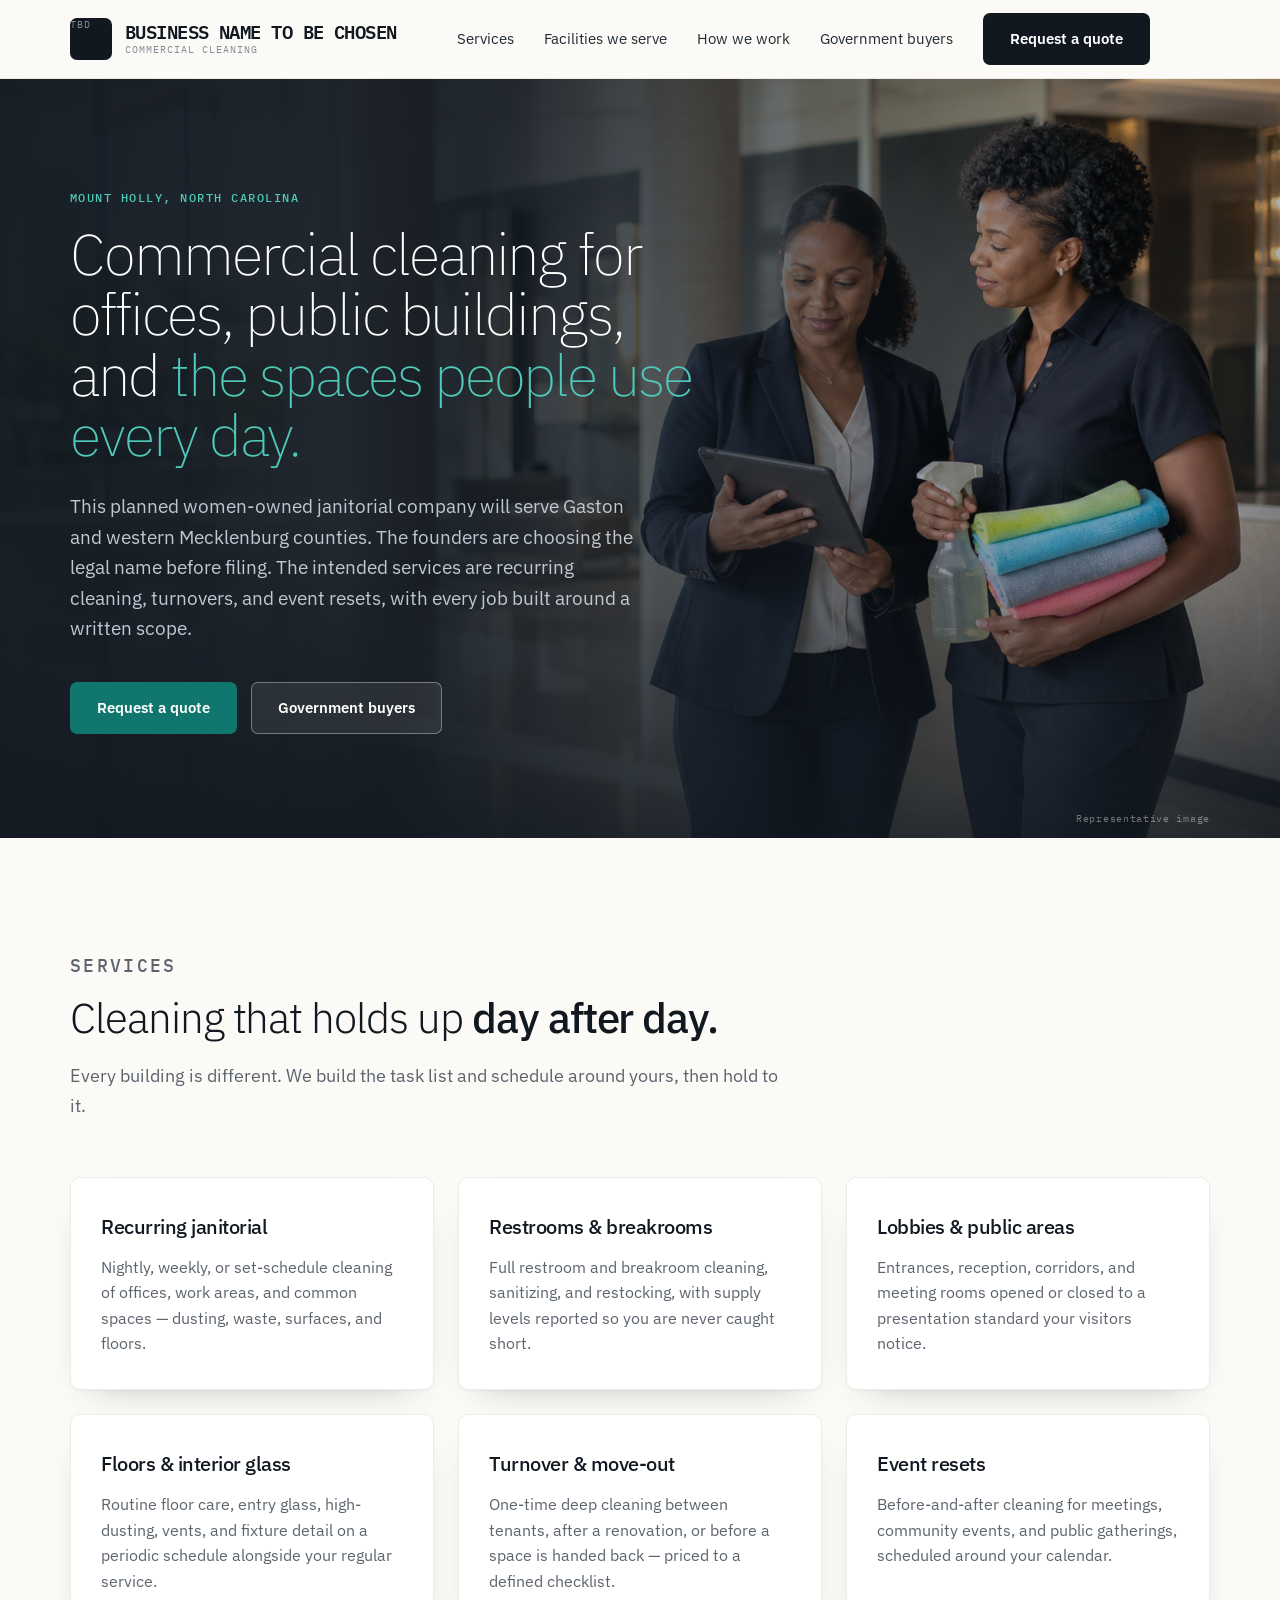
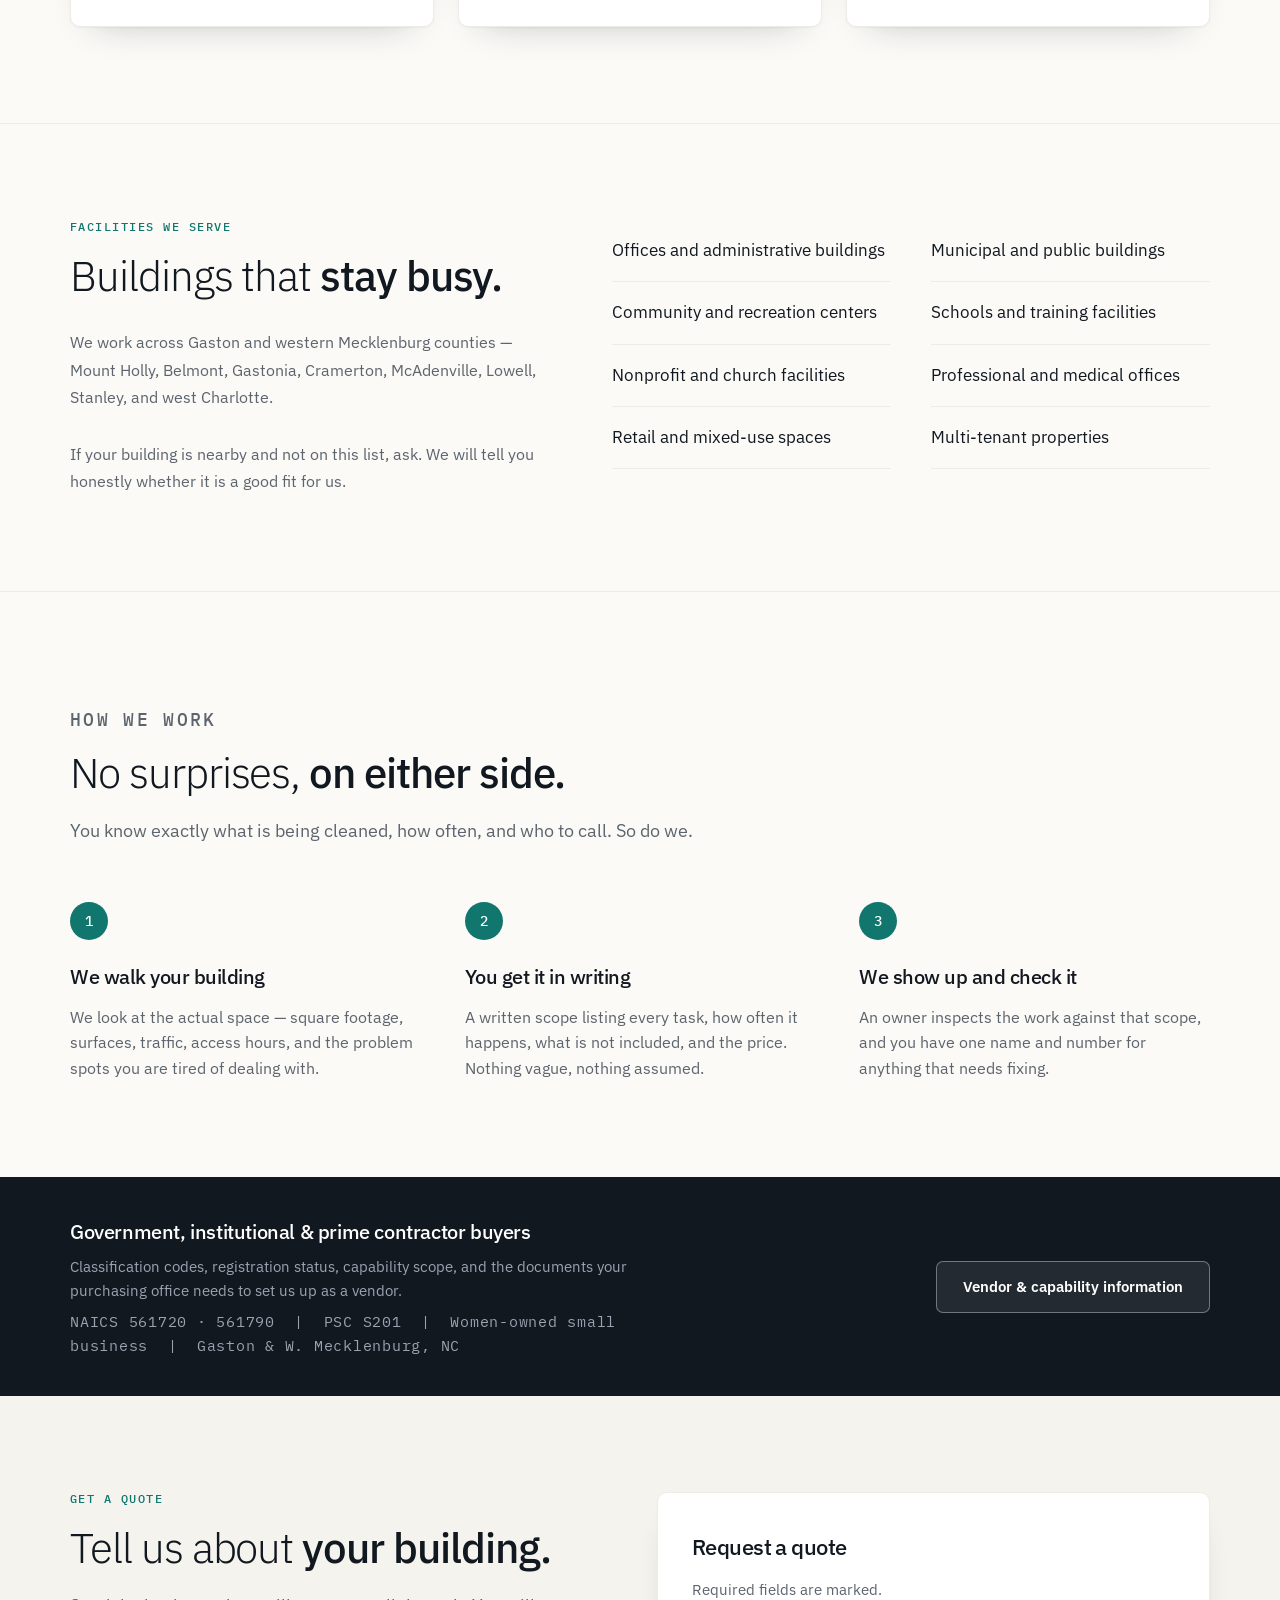
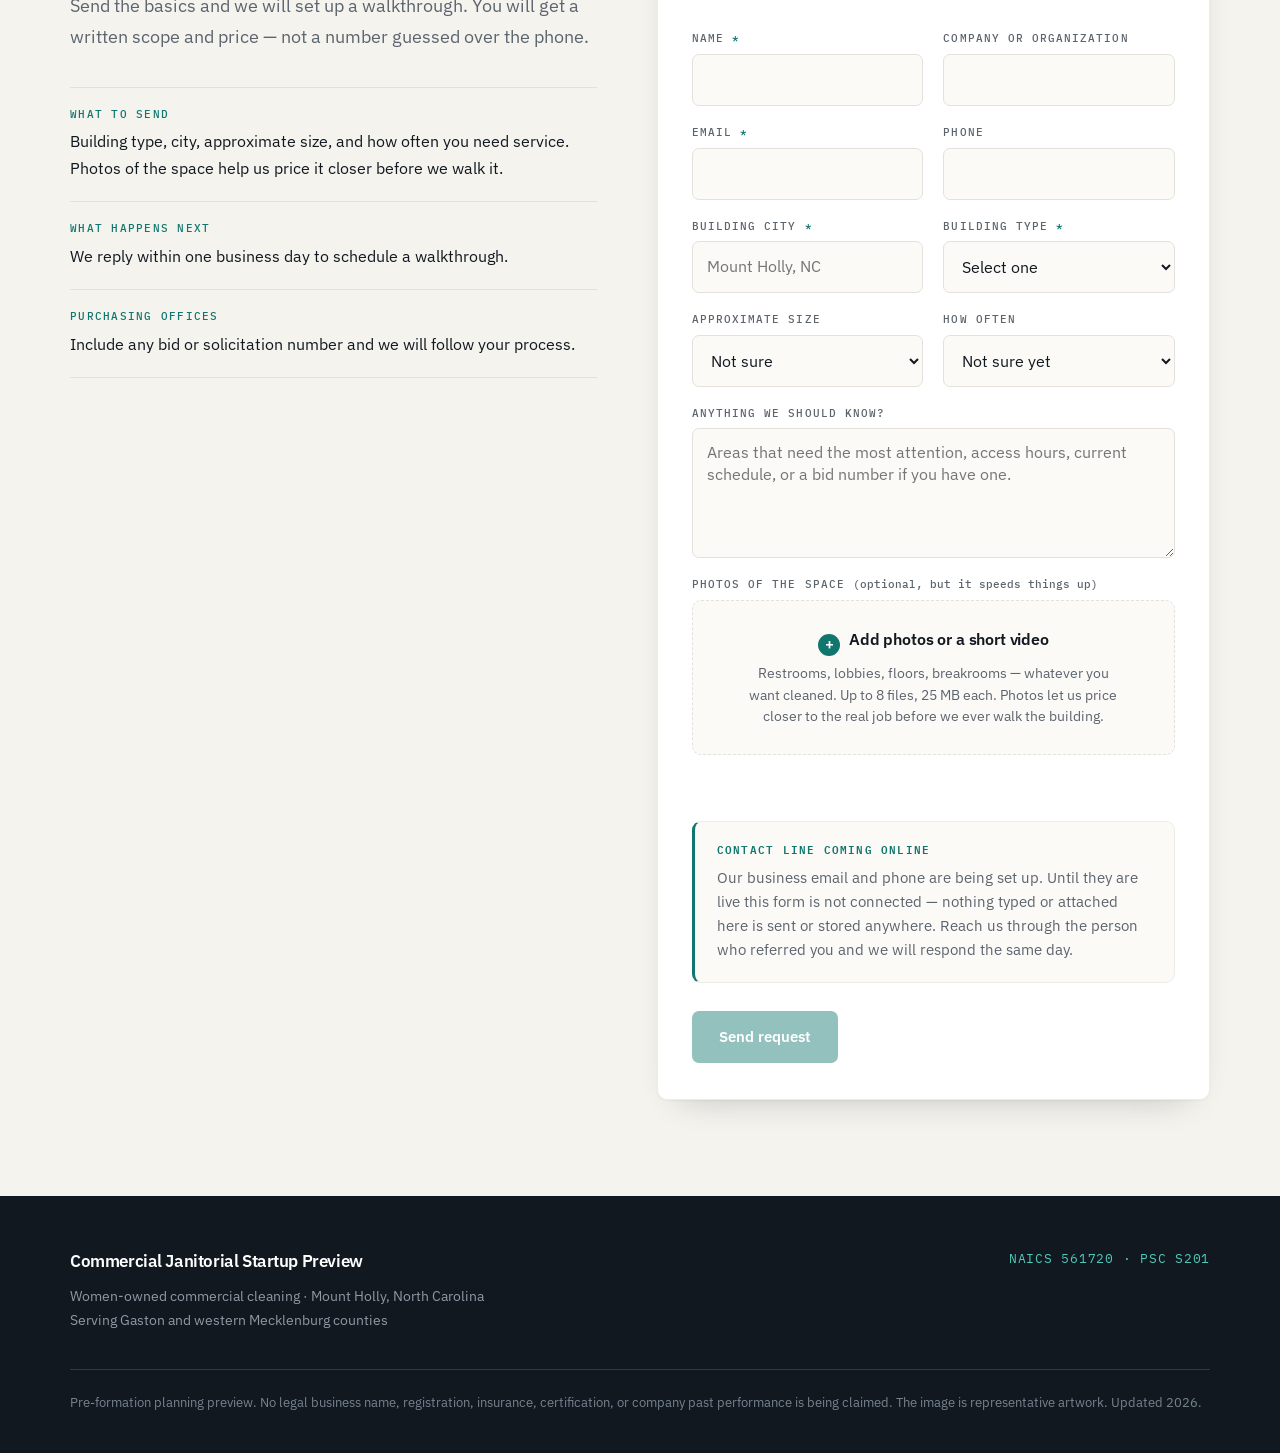
<file: index.html>
<!doctype html>
<html lang="en">
<head>
<meta charset="utf-8">
<meta name="viewport" content="width=device-width, initial-scale=1">
<title>Business Name To Be Chosen | Commercial Cleaning | Mount Holly, NC</title>
<meta name="description" content="Business Name To Be Chosen is a women-owned commercial janitorial company in Mount Holly, North Carolina. Recurring office and facility cleaning, turnovers, and event resets across Gaston and western Mecklenburg counties. NAICS 561720.">
<link rel="canonical" href="https://golden-crest.76-13-25-117.sslip.io/">
<meta name="robots" content="index,follow,max-snippet:-1,max-image-preview:large">
<meta property="og:type" content="website">
<meta property="og:site_name" content="Business Name To Be Chosen">
<meta property="og:title" content="Business Name To Be Chosen | Commercial Cleaning | Mount Holly, NC">
<meta property="og:description" content="Women-owned commercial janitorial services for offices, public buildings, and institutional facilities across Gaston and western Mecklenburg counties, North Carolina.">
<meta property="og:url" content="https://golden-crest.76-13-25-117.sslip.io/">
<meta name="twitter:card" content="summary">
<link rel="preconnect" href="https://fonts.googleapis.com">
<link rel="preconnect" href="https://fonts.gstatic.com" crossorigin>
<link href="https://fonts.googleapis.com/css2?family=IBM+Plex+Mono:wght@400;500&family=IBM+Plex+Sans:wght@300;400;500;600&display=swap" rel="stylesheet">
<link rel="stylesheet" href="assets/site.css?v=5">
</head>
<body>
<a class="skip" href="#main">Skip to main content</a>

<header>
  <nav class="bar shell" aria-label="Primary">
    <a class="brand" href="#top">
      <span class="mark" aria-hidden="true">TBD</span>
      <span>
        <strong>Business Name To Be Chosen</strong>
        <span>Commercial Cleaning</span>
      </span>
    </a>
    <div class="navlinks" id="navlinks">
      <a href="#services">Services</a>
      <a href="#facilities">Facilities we serve</a>
      <a href="#how">How we work</a>
      <a href="government.html">Government buyers</a>
      <a class="btn btn-ink" href="#contact">Request a quote</a>
    </div>
    <div class="navright">
      <a class="btn btn-ink btn-sm nav-cta-mobile" href="#contact">Get a quote</a>
      <button class="menu-btn" type="button" id="menuBtn" aria-controls="navlinks" aria-expanded="false" aria-label="Open navigation menu">&#9776;</button>
    </div>
  </nav>
</header>

<main id="main">
<section class="hero" id="top" aria-labelledby="h1">
  <div class="hero-media" aria-hidden="true">
    <img src="assets/commercial-janitorial-hero.png" width="1672" height="941" alt="">
  </div>
  <div class="hero-scrim" aria-hidden="true"></div>
  <div class="shell">
    <div class="hero-inner">
      <p class="eyebrow">Mount Holly, North Carolina</p>
      <h1 id="h1">Commercial cleaning for offices, public buildings, and <em>the spaces people use every day.</em></h1>
      <p class="lead">This planned women-owned janitorial company will serve Gaston and western Mecklenburg counties. The founders are choosing the legal name before filing. The intended services are recurring cleaning, turnovers, and event resets, with every job built around a written scope.</p>
      <div class="hero-actions">
        <a class="btn btn-teal" href="#contact">Request a quote</a>
        <a class="btn btn-glass" href="government.html">Government buyers</a>
      </div>
    </div>
    <p class="hero-cap">Representative image</p>
  </div>
</section>

<section class="section" id="services">
  <div class="shell">
    <div class="section-head">
      <p class="eyebrow">Services</p>
      <h2>Cleaning that holds up <b>day after day.</b></h2>
      <p>Every building is different. We build the task list and schedule around yours, then hold to it.</p>
    </div>
    <div class="services">
      <article class="svc">
        <h3>Recurring janitorial</h3>
        <p>Nightly, weekly, or set-schedule cleaning of offices, work areas, and common spaces &mdash; dusting, waste, surfaces, and floors.</p>
      </article>
      <article class="svc">
        <h3>Restrooms &amp; breakrooms</h3>
        <p>Full restroom and breakroom cleaning, sanitizing, and restocking, with supply levels reported so you are never caught short.</p>
      </article>
      <article class="svc">
        <h3>Lobbies &amp; public areas</h3>
        <p>Entrances, reception, corridors, and meeting rooms opened or closed to a presentation standard your visitors notice.</p>
      </article>
      <article class="svc">
        <h3>Floors &amp; interior glass</h3>
        <p>Routine floor care, entry glass, high-dusting, vents, and fixture detail on a periodic schedule alongside your regular service.</p>
      </article>
      <article class="svc">
        <h3>Turnover &amp; move-out</h3>
        <p>One-time deep cleaning between tenants, after a renovation, or before a space is handed back &mdash; priced to a defined checklist.</p>
      </article>
      <article class="svc">
        <h3>Event resets</h3>
        <p>Before-and-after cleaning for meetings, community events, and public gatherings, scheduled around your calendar.</p>
      </article>
    </div>
  </div>
</section>

<section class="section" id="facilities">
  <div class="shell fac-wrap">
    <div>
      <p class="eyebrow">Facilities we serve</p>
      <h2>Buildings that <b>stay busy.</b></h2>
      <p class="area">We work across Gaston and western Mecklenburg counties &mdash; Mount Holly, Belmont, Gastonia, Cramerton, McAdenville, Lowell, Stanley, and west Charlotte.</p>
      <p class="area">If your building is nearby and not on this list, ask. We will tell you honestly whether it is a good fit for us.</p>
    </div>
    <ul class="fac">
      <li>Offices and administrative buildings</li>
      <li>Municipal and public buildings</li>
      <li>Community and recreation centers</li>
      <li>Schools and training facilities</li>
      <li>Nonprofit and church facilities</li>
      <li>Professional and medical offices</li>
      <li>Retail and mixed-use spaces</li>
      <li>Multi-tenant properties</li>
    </ul>
  </div>
</section>

<section class="section" id="how">
  <div class="shell">
    <div class="section-head">
      <p class="eyebrow">How we work</p>
      <h2>No surprises, <b>on either side.</b></h2>
      <p>You know exactly what is being cleaned, how often, and who to call. So do we.</p>
    </div>
    <div class="steps">
      <div class="step">
        <div class="n" aria-hidden="true">1</div>
        <h3>We walk your building</h3>
        <p>We look at the actual space &mdash; square footage, surfaces, traffic, access hours, and the problem spots you are tired of dealing with.</p>
      </div>
      <div class="step">
        <div class="n" aria-hidden="true">2</div>
        <h3>You get it in writing</h3>
        <p>A written scope listing every task, how often it happens, what is not included, and the price. Nothing vague, nothing assumed.</p>
      </div>
      <div class="step">
        <div class="n" aria-hidden="true">3</div>
        <h3>We show up and check it</h3>
        <p>An owner inspects the work against that scope, and you have one name and number for anything that needs fixing.</p>
      </div>
    </div>
  </div>
</section>

<section class="band" id="government" aria-labelledby="band-h">
  <div class="shell">
    <div class="btxt">
      <strong id="band-h">Government, institutional &amp; prime contractor buyers</strong>
      <p>Classification codes, registration status, capability scope, and the documents your purchasing office needs to set us up as a vendor.</p>
      <p class="bcodes">NAICS 561720 &middot; 561790 &nbsp;|&nbsp; PSC S201 &nbsp;|&nbsp; Women-owned small business &nbsp;|&nbsp; Gaston &amp; W. Mecklenburg, NC</p>
    </div>
    <a class="btn btn-glass" href="government.html">Vendor &amp; capability information</a>
  </div>
</section>

<section class="section contact" id="contact">
  <div class="shell c-grid">
    <div>
      <p class="eyebrow">Get a quote</p>
      <h2>Tell us about <b>your building.</b></h2>
      <p class="c-intro">Send the basics and we will set up a walkthrough. You will get a written scope and price &mdash; not a number guessed over the phone.</p>
      <ul class="c-list">
        <li><span>What to send</span>Building type, city, approximate size, and how often you need service. Photos of the space help us price it closer before we walk it.</li>
        <li><span>What happens next</span>We reply within one business day to schedule a walkthrough.</li>
        <li><span>Purchasing offices</span>Include any bid or solicitation number and we will follow your process.</li>
      </ul>
    </div>

    <div>
      <form id="inquiryForm" novalidate>
        <h3>Request a quote</h3>
        <p class="fintro">Required fields are marked.</p>
        <div class="fields">
          <div class="field"><label for="f-name">Name <span class="req">*</span></label><input id="f-name" name="name" autocomplete="name" required></div>
          <div class="field"><label for="f-org">Company or organization</label><input id="f-org" name="organization" autocomplete="organization"></div>
          <div class="field"><label for="f-email">Email <span class="req">*</span></label><input id="f-email" name="email" type="email" autocomplete="email" required></div>
          <div class="field"><label for="f-phone">Phone</label><input id="f-phone" name="phone" type="tel" autocomplete="tel"></div>
          <div class="field"><label for="f-loc">Building city <span class="req">*</span></label><input id="f-loc" name="location" placeholder="Mount Holly, NC" required></div>
          <div class="field"><label for="f-type">Building type <span class="req">*</span></label>
            <select id="f-type" name="facility_type" required>
              <option value="">Select one</option>
              <option>Office or administrative</option>
              <option>Municipal or public building</option>
              <option>Community or recreation center</option>
              <option>School or training facility</option>
              <option>Nonprofit or church</option>
              <option>Retail or mixed-use</option>
              <option>Other</option>
            </select>
          </div>
          <div class="field"><label for="f-size">Approximate size</label>
            <select id="f-size" name="size">
              <option>Not sure</option><option>Under 3,000 sq. ft.</option><option>3,000 to 10,000 sq. ft.</option><option>10,000 to 25,000 sq. ft.</option><option>Over 25,000 sq. ft.</option><option>Multiple buildings</option>
            </select>
          </div>
          <div class="field"><label for="f-freq">How often</label>
            <select id="f-freq" name="frequency">
              <option>Not sure yet</option><option>Daily</option><option>Several times a week</option><option>Weekly</option><option>Every other week</option><option>Monthly</option><option>One-time job</option>
            </select>
          </div>
          <div class="field full"><label for="f-msg">Anything we should know?</label><textarea id="f-msg" name="message" placeholder="Areas that need the most attention, access hours, current schedule, or a bid number if you have one."></textarea></div>
          <div class="field full">
            <label for="f-photos">Photos of the space <span style="text-transform:none;letter-spacing:0;font-family:inherit">(optional, but it speeds things up)</span></label>
            <input class="file-input" id="f-photos" name="photos" type="file" multiple accept="image/*,video/mp4,video/quicktime,application/pdf">
            <label class="drop" for="f-photos" id="drop">
              <strong>Add photos or a short video</strong>
              <span>Restrooms, lobbies, floors, breakrooms &mdash; whatever you want cleaned. Up to 8 files, 25&nbsp;MB each. Photos let us price closer to the real job before we ever walk the building.</span>
            </label>
            <ul class="filelist" id="fileList"></ul>
            <p class="fileerr" id="fileErr" role="alert"></p>
          </div>
        </div>
        <div class="form-foot">
          <button class="btn btn-teal" type="submit">Send request</button>
          <p class="fstatus" id="formStatus" role="status" aria-live="polite"></p>
        </div>
      </form>
      <div class="pending-box" id="channelPending" hidden>
        <strong>Contact line coming online</strong>
        Our business email and phone are being set up. Until they are live this form is not connected &mdash; nothing typed or attached here is sent or stored anywhere. Reach us through the person who referred you and we will respond the same day.
      </div>
    </div>
  </div>
</section>
</main>

<footer>
  <div class="shell">
    <div class="f-top">
      <div>
        <strong>Commercial Janitorial Startup Preview</strong>
        <p>Women-owned commercial cleaning &middot; Mount Holly, North Carolina<br>Serving Gaston and western Mecklenburg counties</p>
      </div>
      <p class="f-codes">NAICS 561720 &middot; PSC S201</p>
    </div>
    <p class="f-legal">Pre-formation planning preview. No legal business name, registration, insurance, certification, or company past performance is being claimed. The image is representative artwork. Updated <span id="yr">2026</span>.</p>
  </div>
</footer>


<script type="application/ld+json">
{
  "@context": "https://schema.org",
  "@type": "ProfessionalService",
  "@id": "https://golden-crest.76-13-25-117.sslip.io/#business",
  "name": "Business Name To Be Chosen",
  "alternateName": "Business Name To Be Chosen LLC",
  "description": "Women-owned commercial janitorial and facility-care company in Mount Holly, North Carolina, serving offices, public buildings, schools, and institutional facilities across Gaston and western Mecklenburg counties.",
  "url": "https://golden-crest.76-13-25-117.sslip.io/",
  "image": "https://golden-crest.76-13-25-117.sslip.io/assets/commercial-janitorial-hero.png",
  "address": {
    "@type": "PostalAddress",
    "addressLocality": "Mount Holly",
    "addressRegion": "NC",
    "postalCode": "28120",
    "addressCountry": "US"
  },
  "areaServed": [
    { "@type": "AdministrativeArea", "name": "Gaston County, North Carolina" },
    { "@type": "AdministrativeArea", "name": "Mecklenburg County, North Carolina" },
    { "@type": "City", "name": "Mount Holly" },
    { "@type": "City", "name": "Belmont" },
    { "@type": "City", "name": "Gastonia" },
    { "@type": "City", "name": "Cramerton" },
    { "@type": "City", "name": "Charlotte" }
  ],
  "naics": "561720",
  "hasOfferCatalog": {
    "@type": "OfferCatalog",
    "name": "Commercial cleaning services",
    "itemListElement": [
      { "@type": "Offer", "itemOffered": { "@type": "Service", "name": "Recurring janitorial service" } },
      { "@type": "Offer", "itemOffered": { "@type": "Service", "name": "Restroom and breakroom care" } },
      { "@type": "Offer", "itemOffered": { "@type": "Service", "name": "Lobby and public area readiness" } },
      { "@type": "Offer", "itemOffered": { "@type": "Service", "name": "Floor care and interior glass" } },
      { "@type": "Offer", "itemOffered": { "@type": "Service", "name": "Turnover and move-out cleaning" } },
      { "@type": "Offer", "itemOffered": { "@type": "Service", "name": "Event reset cleaning" } }
    ]
  }
}
</script>
<script src="assets/site.js?v=5"></script>
<script>
/* Fill these in when the business email / phone / form endpoint are live.
   While CONTACT_EMAIL and INQUIRY_ENDPOINT are both empty, the quote form
   is hidden and the "contact line coming online" notice shows instead. */
var CONTACT = {
  CONTACT_EMAIL: "",
  CONTACT_PHONE: "",
  INQUIRY_ENDPOINT: ""
};

(function () {
  var form = document.getElementById('inquiryForm');
  var pending = document.getElementById('channelPending');
  var status = document.getElementById('formStatus');
  var live = !!(CONTACT.INQUIRY_ENDPOINT || CONTACT.CONTACT_EMAIL);
  if (!live) {
    /* Keep the whole form visible and usable to look at - just don't pretend
       it delivers. Move the notice into the form and disable the send button. */
    pending.hidden = false;
    form.querySelector('.form-foot').insertAdjacentElement('beforebegin', pending);
    var send = form.querySelector('button[type="submit"]');
    send.disabled = true;
    send.style.opacity = '.45';
    send.style.cursor = 'not-allowed';
    send.textContent = 'Send request';
    form.addEventListener('submit', function (e) { e.preventDefault(); });
  }

  /* ---- photo picker: preview, remove, drag-and-drop, limits ---- */
  var MAX_FILES = 8, MAX_BYTES = 25 * 1024 * 1024;
  var picker = document.getElementById('f-photos');
  var drop = document.getElementById('drop');
  var fileList = document.getElementById('fileList');
  var fileErr = document.getElementById('fileErr');
  var chosen = [];

  function fmt(b) { return b < 1048576 ? Math.round(b / 1024) + ' KB' : (b / 1048576).toFixed(1) + ' MB'; }

  function syncPicker() {
    var dt = new DataTransfer();
    chosen.forEach(function (f) { dt.items.add(f); });
    picker.files = dt.files;
  }

  function render() {
    fileList.innerHTML = '';
    chosen.forEach(function (f, i) {
      var li = document.createElement('li');
      var n = document.createElement('span'); n.className = 'fname'; n.textContent = f.name;
      var z = document.createElement('span'); z.className = 'fsize'; z.textContent = fmt(f.size);
      var x = document.createElement('button');
      x.type = 'button'; x.className = 'frm'; x.innerHTML = '&times;';
      x.setAttribute('aria-label', 'Remove ' + f.name);
      x.addEventListener('click', function () { chosen.splice(i, 1); syncPicker(); render(); });
      li.appendChild(n); li.appendChild(z); li.appendChild(x);
      fileList.appendChild(li);
    });
    drop.querySelector('strong').textContent = chosen.length
      ? 'Add more (' + chosen.length + ' of ' + MAX_FILES + ' attached)'
      : 'Add photos or a short video';
  }

  function accept(files) {
    var errs = [];
    Array.prototype.forEach.call(files, function (f) {
      if (chosen.length >= MAX_FILES) { errs.push('Limit is ' + MAX_FILES + ' files.'); return; }
      if (f.size > MAX_BYTES) { errs.push(f.name + ' is over 25 MB.'); return; }
      if (chosen.some(function (c) { return c.name === f.name && c.size === f.size; })) return;
      chosen.push(f);
    });
    fileErr.textContent = errs.length ? errs[0] : '';
    syncPicker(); render();
  }

  picker.addEventListener('change', function () { accept(picker.files); });
  ['dragenter', 'dragover'].forEach(function (ev) {
    drop.addEventListener(ev, function (e) { e.preventDefault(); drop.classList.add('over'); });
  });
  ['dragleave', 'drop'].forEach(function (ev) {
    drop.addEventListener(ev, function (e) { e.preventDefault(); drop.classList.remove('over'); });
  });
  drop.addEventListener('drop', function (e) {
    if (e.dataTransfer && e.dataTransfer.files) accept(e.dataTransfer.files);
  });

  if (CONTACT.CONTACT_EMAIL || CONTACT.CONTACT_PHONE) {
    var li = document.createElement('li');
    li.innerHTML = '<span>Reach us directly</span>' +
      (CONTACT.CONTACT_PHONE ? '<a href="tel:' + CONTACT.CONTACT_PHONE.replace(/[^0-9+]/g, '') + '">' + CONTACT.CONTACT_PHONE + '</a>' : '') +
      (CONTACT.CONTACT_EMAIL && CONTACT.CONTACT_PHONE ? ' &middot; ' : '') +
      (CONTACT.CONTACT_EMAIL ? '<a href="mailto:' + CONTACT.CONTACT_EMAIL + '">' + CONTACT.CONTACT_EMAIL + '</a>' : '');
    document.querySelector('.c-list').appendChild(li);
  }

  if (!live) return;

  form.addEventListener('submit', function (e) {
    e.preventDefault();
    status.className = 'fstatus';
    var missing = [];
    ['f-name', 'f-email', 'f-loc', 'f-type'].forEach(function (id) {
      var el = document.getElementById(id);
      if (!el.value.trim()) missing.push(el);
    });
    var email = document.getElementById('f-email');
    if (email.value.trim() && !/^[^\s@]+@[^\s@]+\.[^\s@]+$/.test(email.value.trim())) missing.push(email);
    if (missing.length) {
      status.className = 'fstatus err';
      status.textContent = 'Please complete the required fields.';
      missing[0].focus();
      return;
    }

    var data = {};
    new FormData(form).forEach(function (v, k) { data[k] = v; });

    if (CONTACT.INQUIRY_ENDPOINT) {
      status.className = 'fstatus';
      status.textContent = chosen.length ? 'Uploading ' + chosen.length + ' file(s)...' : 'Sending...';
      var payload = new FormData();
      Object.keys(data).forEach(function (k) { if (k !== 'photos') payload.append(k, data[k]); });
      chosen.forEach(function (f) { payload.append('photos[]', f, f.name); });
      fetch(CONTACT.INQUIRY_ENDPOINT, { method: 'POST', body: payload }).then(function (r) {
        if (!r.ok) throw new Error(r.status);
        form.reset(); chosen = []; syncPicker(); render();
        status.className = 'fstatus ok';
        status.textContent = 'Got it. We will reply within one business day.';
      }).catch(function () {
        status.className = 'fstatus err';
        status.textContent = 'That did not send. Please email us directly.';
      });
    } else {
      var body = Object.keys(data).map(function (k) { return k + ': ' + data[k]; }).join('\n');
      window.location.href = 'mailto:' + CONTACT.CONTACT_EMAIL +
        '?subject=' + encodeURIComponent('Quote request - ' + (data.organization || data.name || '')) +
        '&body=' + encodeURIComponent(body);
      status.className = 'fstatus ok';
      status.textContent = chosen.length
        ? 'Opening your email with the details filled in - please attach your photos there.'
        : 'Opening your email with the details filled in.';
    }
  });
})();
</script>
</body>
</html>
</file>
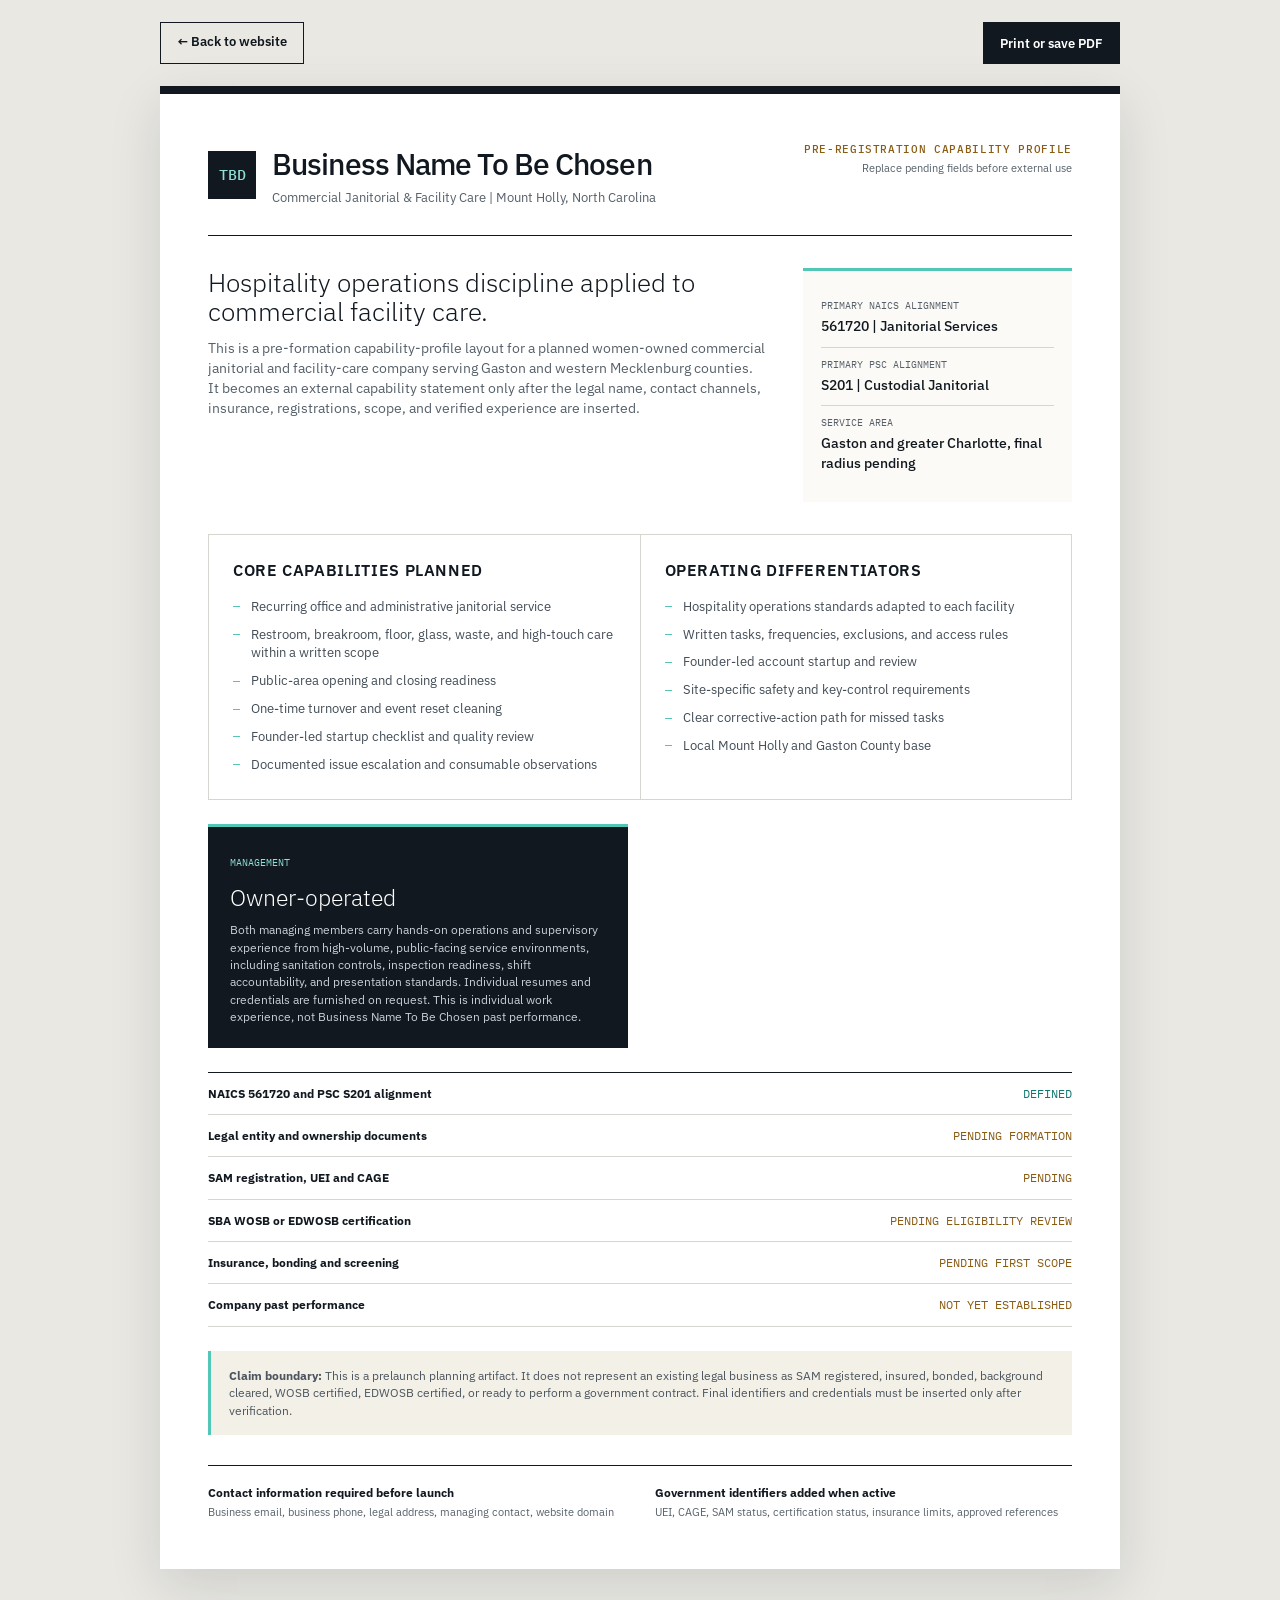
<file: capability-statement.html>
<!doctype html>
<html lang="en">
<head>
  <meta charset="utf-8">
  <meta name="viewport" content="width=device-width, initial-scale=1">
  <title>Business Name To Be Chosen | Capability Profile</title>
  <link rel="preconnect" href="https://fonts.googleapis.com">
  <link rel="preconnect" href="https://fonts.gstatic.com" crossorigin>
  <link href="https://fonts.googleapis.com/css2?family=IBM+Plex+Mono:wght@400;500&family=IBM+Plex+Sans:wght@300;400;500;600&display=swap" rel="stylesheet">
  <style>
    :root{--ink:#111820;--paper:#fbfaf6;--white:#fff;--line:#d6d5cf;--muted:#56606a;--gold:#52c7b8;--teal:#11776e}
    *{box-sizing:border-box}
    body{margin:0;background:#e9e8e3;color:var(--ink);font-family:"IBM Plex Sans",sans-serif;line-height:1.45}
    .toolbar{max-width:960px;margin:22px auto;display:flex;justify-content:space-between;align-items:center;gap:16px;font-size:13px}
    .toolbar a,.toolbar button{min-height:42px;padding:10px 16px;border:1px solid var(--ink);background:transparent;color:var(--ink);text-decoration:none;font:600 13px "IBM Plex Sans",sans-serif;cursor:pointer}
    .toolbar button{background:var(--ink);color:#fff}
    .page{width:min(960px,calc(100% - 32px));min-height:1120px;margin:0 auto 32px;background:var(--white);border-top:8px solid var(--ink);padding:48px;box-shadow:0 18px 50px rgba(17,24,32,.12)}
    header{display:grid;grid-template-columns:1fr auto;gap:32px;padding-bottom:28px;border-bottom:1px solid var(--ink)}
    .brand{display:flex;gap:16px;align-items:center}
    .mark{width:48px;height:48px;background:var(--ink);color:#8edfd4;display:grid;place-items:center;font:500 15px "IBM Plex Mono",monospace}
    h1{margin:0;font-size:30px;font-weight:500;letter-spacing:-.03em}
    .sub{margin:3px 0 0;color:var(--muted);font-size:13px}
    .draft{text-align:right}
    .draft strong{display:block;color:#8a5b13;font:500 11px "IBM Plex Mono",monospace;text-transform:uppercase;letter-spacing:.06em}
    .draft span{display:block;color:var(--muted);font-size:11px;margin-top:5px}
    .overview{display:grid;grid-template-columns:1.35fr .65fr;gap:36px;padding:32px 0}
    .overview h2{margin:0 0 12px;font-size:26px;font-weight:300;line-height:1.1}
    .overview p{margin:0;color:var(--muted);font-size:14px}
    .codes{border-top:3px solid var(--gold);background:var(--paper);padding:18px}
    .code{padding:10px 0;border-bottom:1px solid var(--line)}
    .code:last-child{border:0}
    .code span{display:block;color:var(--muted);font:400 10px "IBM Plex Mono",monospace;text-transform:uppercase}
    .code strong{display:block;margin-top:4px;font-size:14px;font-weight:500}
    .grid{display:grid;grid-template-columns:1fr 1fr;gap:1px;background:var(--line);border:1px solid var(--line)}
    .block{background:#fff;padding:24px}
    .block h2{margin:0 0 16px;font-size:16px;font-weight:600;text-transform:uppercase;letter-spacing:.04em}
    ul{margin:0;padding:0;list-style:none;display:grid;gap:9px}
    li{position:relative;padding-left:18px;color:#424c56;font-size:13px}
    li:before{content:"";position:absolute;left:0;top:.65em;width:7px;height:1px;background:var(--gold)}
    .leaders{display:grid;grid-template-columns:1fr 1fr;gap:24px;margin-top:24px}
    .leader{background:var(--ink);color:#fff;padding:22px;border-top:3px solid var(--gold)}
    .leader span{font:400 10px "IBM Plex Mono",monospace;color:#8edfd4;text-transform:uppercase}
    .leader h3{margin:9px 0 7px;font-size:23px;font-weight:300}
    .leader p{margin:0;color:#c8cfd6;font-size:12px}
    .readiness{margin-top:24px;border-top:1px solid var(--ink)}
    .row{display:grid;grid-template-columns:1.25fr .75fr;gap:20px;padding:12px 0;border-bottom:1px solid var(--line);font-size:12px}
    .row span:last-child{font-family:"IBM Plex Mono",monospace;color:#8a5b13;text-align:right}
    .row .defined{color:var(--teal)!important}
    .notice{margin-top:24px;padding:16px 18px;background:#f3f0e7;border-left:3px solid var(--gold);font-size:12px;color:#4b555f}
    footer{margin-top:30px;padding-top:18px;border-top:1px solid var(--ink);display:grid;grid-template-columns:1fr 1fr;gap:30px;font-size:11px;color:var(--muted)}
    footer strong{display:block;color:var(--ink);font-size:12px;margin-bottom:4px}
    @media(max-width:700px){.page{padding:28px}.toolbar{margin:16px}.overview,.grid,.leaders,header,footer{grid-template-columns:1fr}.draft{text-align:left}.row{grid-template-columns:1fr}.row span:last-child{text-align:left}}
    @media print{
      @page{size:letter;margin:.25in}
      body{background:#fff;line-height:1.28}
      .toolbar{display:none}
      .page{width:100%;min-height:0;margin:0;padding:14px 18px;box-shadow:none;border-top-width:5px}
      header{gap:18px;padding-bottom:12px}
      .mark{width:38px;height:38px}
      h1{font-size:23px}
      .sub,.overview p{font-size:10px}
      .overview{grid-template-columns:1.35fr .65fr;gap:22px;padding:13px 0}
      .overview h2{font-size:20px;margin-bottom:7px}
      .codes{padding:9px 13px}
      .code{padding:5px 0}
      .code strong{font-size:10px;margin-top:2px}
      .block{padding:12px 14px}
      .block h2{font-size:12px;margin-bottom:8px}
      ul{gap:4px}
      li{font-size:9px;padding-left:13px}
      .leaders{gap:14px;margin-top:11px}
      .leader{padding:12px 14px}
      .leader h3{font-size:18px;margin:5px 0 4px}
      .leader p{font-size:9px}
      .readiness{margin-top:11px}
      .row{padding:6px 0;font-size:9px}
      .notice{margin-top:11px;padding:8px 10px;font-size:8.5px}
      footer{margin-top:10px;padding-top:8px;font-size:8px}
      footer strong{font-size:9px;margin-bottom:2px}
    }
  </style>
</head>
<body>
  <div class="toolbar"><a href="index.html">← Back to website</a><button type="button" onclick="window.print()">Print or save PDF</button></div>
  <article class="page">
    <header>
      <div class="brand"><span class="mark">TBD</span><div><h1>Business Name To Be Chosen</h1><p class="sub">Commercial Janitorial & Facility Care | Mount Holly, North Carolina</p></div></div>
      <div class="draft"><strong>Pre-registration capability profile</strong><span>Replace pending fields before external use</span></div>
    </header>

    <section class="overview">
      <div><h2>Hospitality operations discipline applied to commercial facility care.</h2><p>This is a pre-formation capability-profile layout for a planned women-owned commercial janitorial and facility-care company serving Gaston and western Mecklenburg counties. It becomes an external capability statement only after the legal name, contact channels, insurance, registrations, scope, and verified experience are inserted.</p></div>
      <div class="codes">
        <div class="code"><span>Primary NAICS alignment</span><strong>561720 | Janitorial Services</strong></div>
        <div class="code"><span>Primary PSC alignment</span><strong>S201 | Custodial Janitorial</strong></div>
        <div class="code"><span>Service area</span><strong>Gaston and greater Charlotte, final radius pending</strong></div>
      </div>
    </section>

    <section class="grid">
      <div class="block"><h2>Core capabilities planned</h2><ul><li>Recurring office and administrative janitorial service</li><li>Restroom, breakroom, floor, glass, waste, and high-touch care within a written scope</li><li>Public-area opening and closing readiness</li><li>One-time turnover and event reset cleaning</li><li>Founder-led startup checklist and quality review</li><li>Documented issue escalation and consumable observations</li></ul></div>
      <div class="block"><h2>Operating differentiators</h2><ul><li>Hospitality operations standards adapted to each facility</li><li>Written tasks, frequencies, exclusions, and access rules</li><li>Founder-led account startup and review</li><li>Site-specific safety and key-control requirements</li><li>Clear corrective-action path for missed tasks</li><li>Local Mount Holly and Gaston County base</li></ul></div>
    </section>

    <section class="leaders">
      <div class="leader"><span>Management</span><h3>Owner-operated</h3><p>Both managing members carry hands-on operations and supervisory experience from high-volume, public-facing service environments, including sanitation controls, inspection readiness, shift accountability, and presentation standards. Individual resumes and credentials are furnished on request. This is individual work experience, not Business Name To Be Chosen past performance.</p></div>
    </section>

    <section class="readiness" aria-label="Procurement readiness">
      <div class="row"><strong>NAICS 561720 and PSC S201 alignment</strong><span class="defined">DEFINED</span></div>
      <div class="row"><strong>Legal entity and ownership documents</strong><span>PENDING FORMATION</span></div>
      <div class="row"><strong>SAM registration, UEI and CAGE</strong><span>PENDING</span></div>
      <div class="row"><strong>SBA WOSB or EDWOSB certification</strong><span>PENDING ELIGIBILITY REVIEW</span></div>
      <div class="row"><strong>Insurance, bonding and screening</strong><span>PENDING FIRST SCOPE</span></div>
      <div class="row"><strong>Company past performance</strong><span>NOT YET ESTABLISHED</span></div>
    </section>

    <div class="notice"><strong>Claim boundary:</strong> This is a prelaunch planning artifact. It does not represent an existing legal business as SAM registered, insured, bonded, background cleared, WOSB certified, EDWOSB certified, or ready to perform a government contract. Final identifiers and credentials must be inserted only after verification.</div>

    <footer>
      <div><strong>Contact information required before launch</strong>Business email, business phone, legal address, managing contact, website domain</div>
      <div><strong>Government identifiers added when active</strong>UEI, CAGE, SAM status, certification status, insurance limits, approved references</div>
    </footer>
  </article>
</body>
</html>
</file>
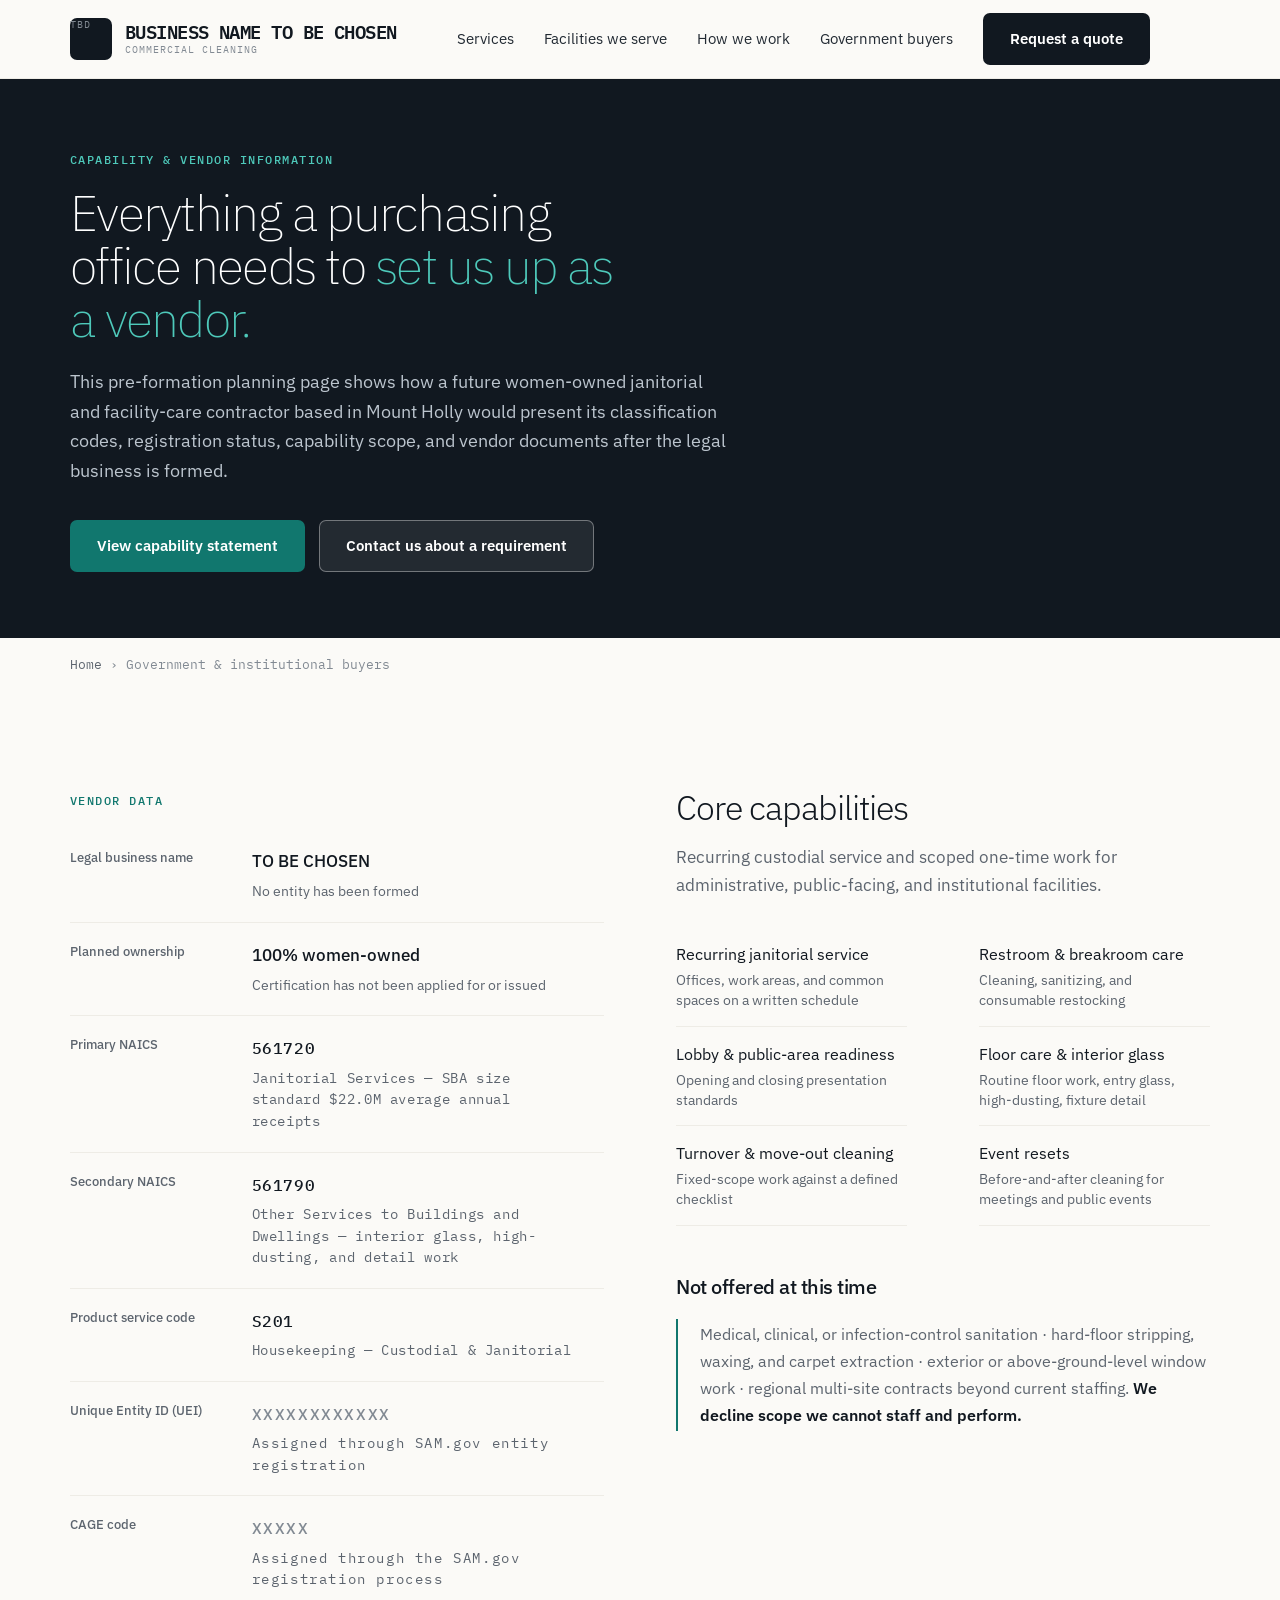
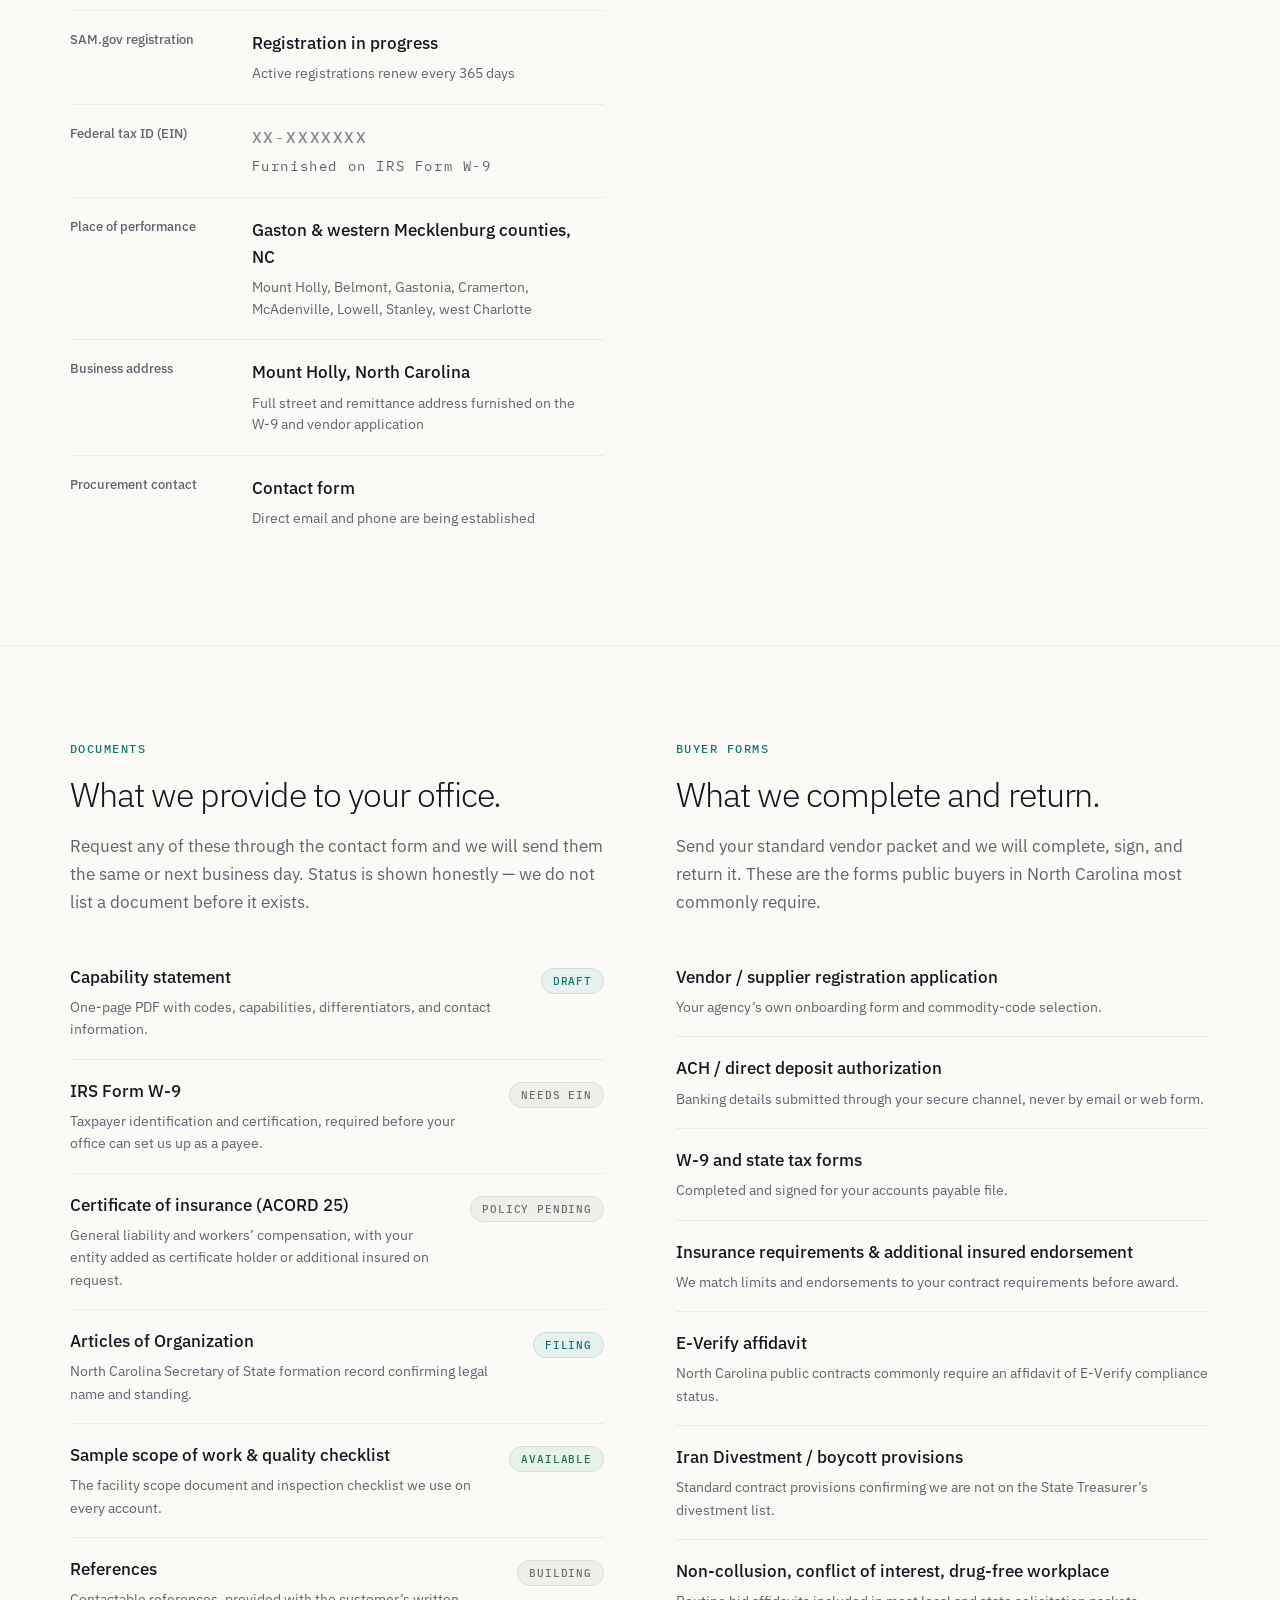
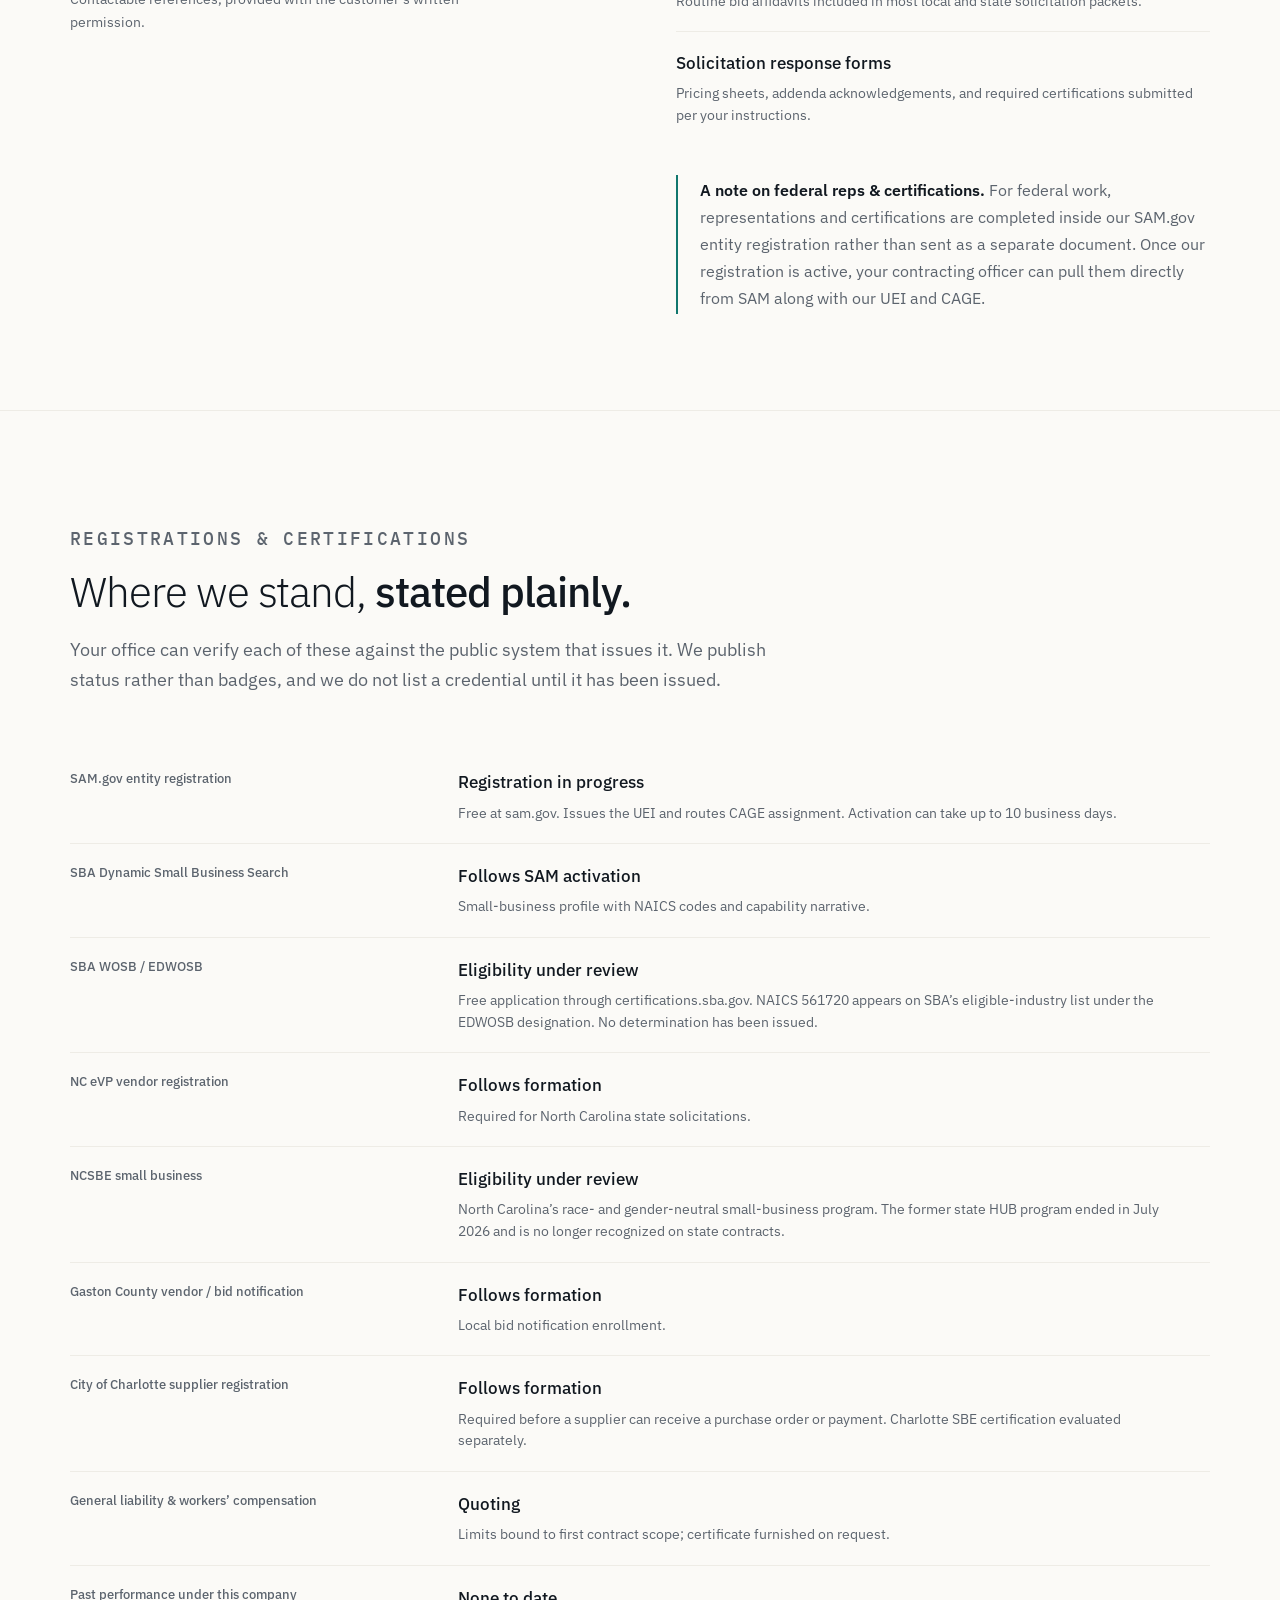
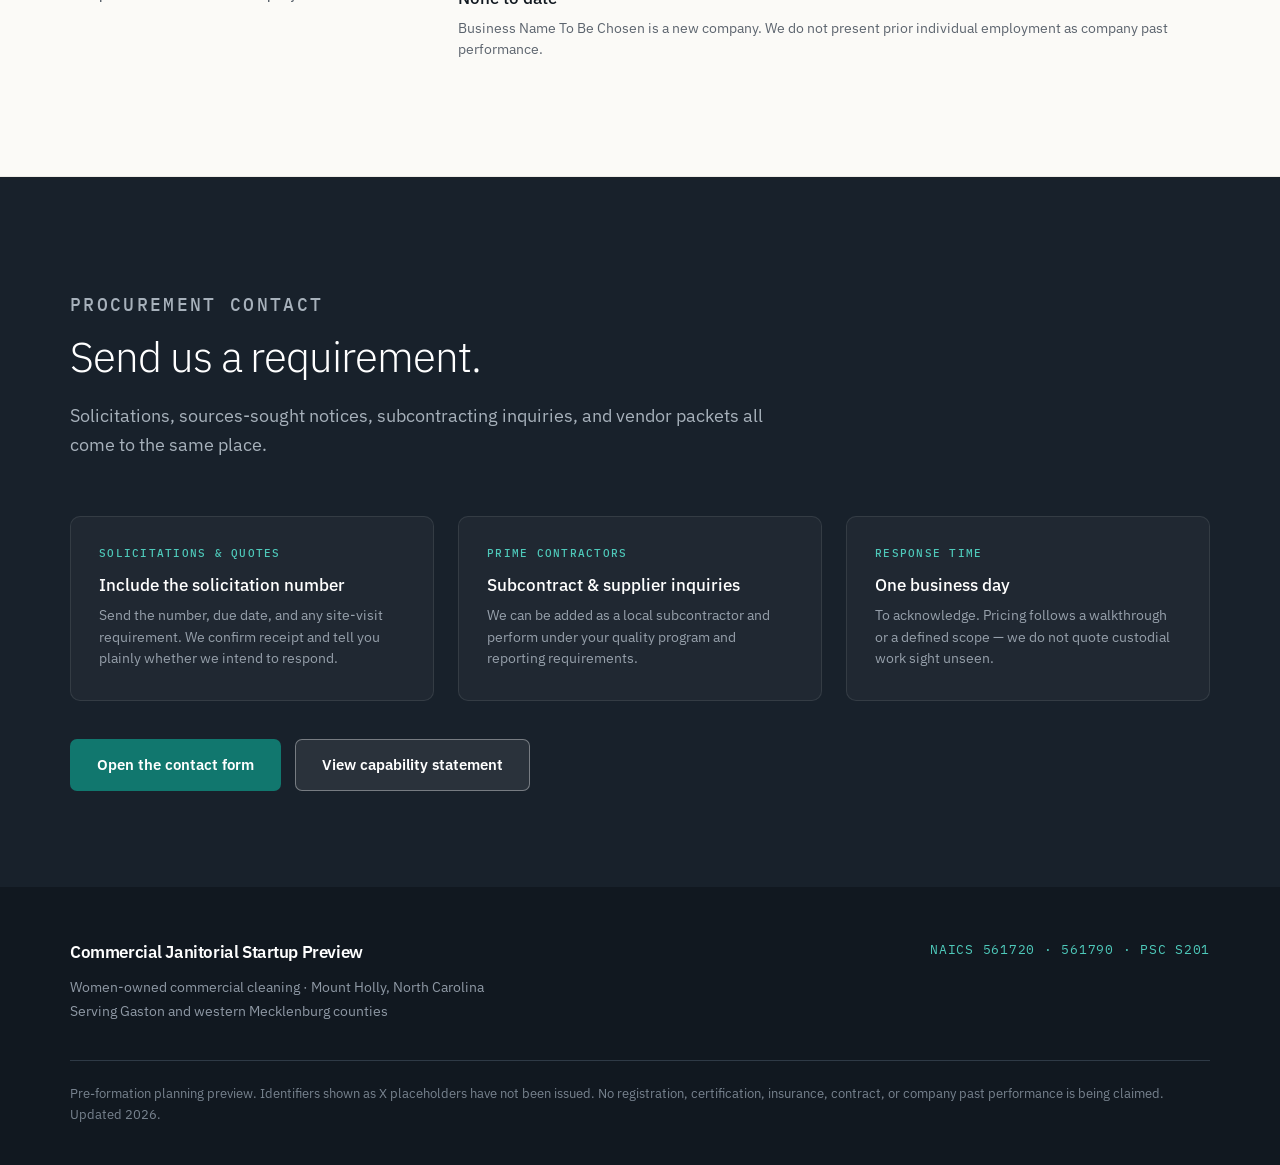
<file: government.html>
<!doctype html>
<html lang="en">
<head>
<meta charset="utf-8">
<meta name="viewport" content="width=device-width, initial-scale=1">
<title>Government &amp; Institutional Buyers | Business Name To Be Chosen | NAICS 561720</title>
<meta name="description" content="Capability and vendor information for Business Name To Be Chosen, a women-owned janitorial contractor in Mount Holly, North Carolina. NAICS 561720, PSC S201, serving Gaston and western Mecklenburg counties. Capability statement, registrations, and procurement contact.">
<link rel="canonical" href="https://golden-crest.76-13-25-117.sslip.io/government.html">
<meta name="robots" content="index,follow,max-snippet:-1,max-image-preview:large">
<meta property="og:type" content="website">
<meta property="og:site_name" content="Business Name To Be Chosen">
<meta property="og:title" content="Government &amp; Institutional Buyers | Business Name To Be Chosen">
<meta property="og:description" content="Vendor and capability information for purchasing offices, facility managers, and prime contractors. NAICS 561720 / PSC S201. Gaston and western Mecklenburg counties, North Carolina.">
<meta property="og:url" content="https://golden-crest.76-13-25-117.sslip.io/government.html">
<meta name="twitter:card" content="summary">
<link rel="preconnect" href="https://fonts.googleapis.com">
<link rel="preconnect" href="https://fonts.gstatic.com" crossorigin>
<link href="https://fonts.googleapis.com/css2?family=IBM+Plex+Mono:wght@400;500&family=IBM+Plex+Sans:wght@300;400;500;600&display=swap" rel="stylesheet">
<link rel="stylesheet" href="assets/site.css?v=5">
</head>
<body>
<a class="skip" href="#main">Skip to main content</a>

<header>
  <nav class="bar shell" aria-label="Primary">
    <a class="brand" href="index.html">
      <span class="mark" aria-hidden="true">TBD</span>
      <span>
        <strong>Business Name To Be Chosen</strong>
        <span>Commercial Cleaning</span>
      </span>
    </a>
    <div class="navlinks" id="navlinks">
      <a href="index.html#services">Services</a>
      <a href="index.html#facilities">Facilities we serve</a>
      <a href="index.html#how">How we work</a>
      <a href="government.html" aria-current="page">Government buyers</a>
      <a class="btn btn-ink" href="index.html#contact">Request a quote</a>
    </div>
    <div class="navright">
      <a class="btn btn-ink btn-sm nav-cta-mobile" href="index.html#contact">Get a quote</a>
      <button class="menu-btn" type="button" id="menuBtn" aria-controls="navlinks" aria-expanded="false" aria-label="Open navigation menu">&#9776;</button>
    </div>
  </nav>
</header>

<main id="main">

<section class="pagehead">
  <div class="shell">
    <p class="eyebrow">Capability &amp; vendor information</p>
    <h1>Everything a purchasing office needs to <em>set us up as a vendor.</em></h1>
    <p class="lead">This pre-formation planning page shows how a future women-owned janitorial and facility-care contractor based in Mount Holly would present its classification codes, registration status, capability scope, and vendor documents after the legal business is formed.</p>
    <div class="acts">
      <a class="btn btn-teal" href="capability-statement.html">View capability statement</a>
      <a class="btn btn-glass" href="index.html#contact">Contact us about a requirement</a>
    </div>
  </div>
</section>

<div class="shell">
  <nav class="crumb" aria-label="Breadcrumb">
    <a href="index.html">Home</a> &rsaquo; Government &amp; institutional buyers
  </nav>
</div>

<section class="section" id="vendor-data" aria-labelledby="vd">
  <div class="shell two">
    <div>
      <table class="spec" id="specTable">
        <caption id="vd">Vendor data</caption>
        <tbody>
          <tr><th scope="row">Legal business name</th><td data-k="legalName">TO BE CHOSEN <small>No entity has been formed</small></td></tr>
          <tr><th scope="row">Planned ownership</th><td>100% women-owned <small>Certification has not been applied for or issued</small></td></tr>
          <tr><th scope="row">Primary NAICS</th><td class="id">561720 <small>Janitorial Services &mdash; SBA size standard $22.0M average annual receipts</small></td></tr>
          <tr><th scope="row">Secondary NAICS</th><td class="id">561790 <small>Other Services to Buildings and Dwellings &mdash; interior glass, high-dusting, and detail work</small></td></tr>
          <tr><th scope="row">Product service code</th><td class="id">S201 <small>Housekeeping &mdash; Custodial &amp; Janitorial</small></td></tr>
          <tr><th scope="row">Unique Entity ID (UEI)</th><td data-k="uei" class="id ph">XXXXXXXXXXXX <small>Assigned through SAM.gov entity registration</small></td></tr>
          <tr><th scope="row">CAGE code</th><td data-k="cage" class="id ph">XXXXX <small>Assigned through the SAM.gov registration process</small></td></tr>
          <tr><th scope="row">SAM.gov registration</th><td data-k="samStatus">Registration in progress <small>Active registrations renew every 365 days</small></td></tr>
          <tr><th scope="row">Federal tax ID (EIN)</th><td data-k="ein" class="id ph">XX-XXXXXXX <small>Furnished on IRS Form W-9</small></td></tr>
          <tr><th scope="row">Place of performance</th><td>Gaston &amp; western Mecklenburg counties, NC <small>Mount Holly, Belmont, Gastonia, Cramerton, McAdenville, Lowell, Stanley, west Charlotte</small></td></tr>
          <tr><th scope="row">Business address</th><td data-k="address">Mount Holly, North Carolina <small>Full street and remittance address furnished on the W-9 and vendor application</small></td></tr>
          <tr><th scope="row">Procurement contact</th><td data-k="contact">Contact form <small>Direct email and phone are being established</small></td></tr>
        </tbody>
      </table>
    </div>

    <div>
      <h2 style="font-size:clamp(26px,3vw,34px);font-weight:300;letter-spacing:-.03em;line-height:1.15">Core capabilities</h2>
      <p style="margin-top:16px;color:var(--muted);font-size:16.5px;line-height:1.7">Recurring custodial service and scoped one-time work for administrative, public-facing, and institutional facilities.</p>
      <ul class="caps" style="margin-top:28px">
        <li>Recurring janitorial service<small>Offices, work areas, and common spaces on a written schedule</small></li>
        <li>Restroom &amp; breakroom care<small>Cleaning, sanitizing, and consumable restocking</small></li>
        <li>Lobby &amp; public-area readiness<small>Opening and closing presentation standards</small></li>
        <li>Floor care &amp; interior glass<small>Routine floor work, entry glass, high-dusting, fixture detail</small></li>
        <li>Turnover &amp; move-out cleaning<small>Fixed-scope work against a defined checklist</small></li>
        <li>Event resets<small>Before-and-after cleaning for meetings and public events</small></li>
      </ul>

      <h3 style="margin-top:44px;font-size:20px;font-weight:500">Not offered at this time</h3>
      <p class="quiet" style="margin-top:16px">Medical, clinical, or infection-control sanitation &middot; hard-floor stripping, waxing, and carpet extraction &middot; exterior or above-ground-level window work &middot; regional multi-site contracts beyond current staffing. <strong>We decline scope we cannot staff and perform.</strong></p>
    </div>
  </div>
</section>

<section class="section" id="documents" aria-labelledby="docs-h">
  <div class="shell two">
    <div>
      <p class="eyebrow">Documents</p>
      <h2 id="docs-h" style="font-size:clamp(26px,3vw,34px);font-weight:300;letter-spacing:-.03em;line-height:1.15">What we provide to your office.</h2>
      <p style="margin-top:18px;color:var(--muted);font-size:16.5px;line-height:1.7">Request any of these through the contact form and we will send them the same or next business day. Status is shown honestly &mdash; we do not list a document before it exists.</p>
      <ul class="docs" style="margin-top:30px">
        <li>
          <div class="dmain"><strong>Capability statement</strong><span>One-page PDF with codes, capabilities, differentiators, and contact information.</span></div>
          <div class="dstat"><span class="pill pill-work">Draft</span></div>
        </li>
        <li>
          <div class="dmain"><strong>IRS Form W-9</strong><span>Taxpayer identification and certification, required before your office can set us up as a payee.</span></div>
          <div class="dstat"><span class="pill pill-wait">Needs EIN</span></div>
        </li>
        <li>
          <div class="dmain"><strong>Certificate of insurance (ACORD 25)</strong><span>General liability and workers&rsquo; compensation, with your entity added as certificate holder or additional insured on request.</span></div>
          <div class="dstat"><span class="pill pill-wait">Policy pending</span></div>
        </li>
        <li>
          <div class="dmain"><strong>Articles of Organization</strong><span>North Carolina Secretary of State formation record confirming legal name and standing.</span></div>
          <div class="dstat"><span class="pill pill-work">Filing</span></div>
        </li>
        <li>
          <div class="dmain"><strong>Sample scope of work &amp; quality checklist</strong><span>The facility scope document and inspection checklist we use on every account.</span></div>
          <div class="dstat"><span class="pill pill-live">Available</span></div>
        </li>
        <li>
          <div class="dmain"><strong>References</strong><span>Contactable references, provided with the customer&rsquo;s written permission.</span></div>
          <div class="dstat"><span class="pill pill-wait">Building</span></div>
        </li>
      </ul>
    </div>

    <div>
      <p class="eyebrow">Buyer forms</p>
      <h2 style="font-size:clamp(26px,3vw,34px);font-weight:300;letter-spacing:-.03em;line-height:1.15">What we complete and return.</h2>
      <p style="margin-top:18px;color:var(--muted);font-size:16.5px;line-height:1.7">Send your standard vendor packet and we will complete, sign, and return it. These are the forms public buyers in North Carolina most commonly require.</p>
      <ul class="docs" style="margin-top:30px">
        <li><div class="dmain"><strong>Vendor / supplier registration application</strong><span>Your agency&rsquo;s own onboarding form and commodity-code selection.</span></div></li>
        <li><div class="dmain"><strong>ACH / direct deposit authorization</strong><span>Banking details submitted through your secure channel, never by email or web form.</span></div></li>
        <li><div class="dmain"><strong>W-9 and state tax forms</strong><span>Completed and signed for your accounts payable file.</span></div></li>
        <li><div class="dmain"><strong>Insurance requirements &amp; additional insured endorsement</strong><span>We match limits and endorsements to your contract requirements before award.</span></div></li>
        <li><div class="dmain"><strong>E-Verify affidavit</strong><span>North Carolina public contracts commonly require an affidavit of E-Verify compliance status.</span></div></li>
        <li><div class="dmain"><strong>Iran Divestment / boycott provisions</strong><span>Standard contract provisions confirming we are not on the State Treasurer&rsquo;s divestment list.</span></div></li>
        <li><div class="dmain"><strong>Non-collusion, conflict of interest, drug-free workplace</strong><span>Routine bid affidavits included in most local and state solicitation packets.</span></div></li>
        <li><div class="dmain"><strong>Solicitation response forms</strong><span>Pricing sheets, addenda acknowledgements, and required certifications submitted per your instructions.</span></div></li>
      </ul>
      <p class="quiet" style="margin-top:30px"><strong>A note on federal reps &amp; certifications.</strong> For federal work, representations and certifications are completed inside our SAM.gov entity registration rather than sent as a separate document. Once our registration is active, your contracting officer can pull them directly from SAM along with our UEI and CAGE.</p>
    </div>
  </div>
</section>

<section class="section" id="registrations" aria-labelledby="reg-h">
  <div class="shell">
    <div class="section-head">
      <p class="eyebrow">Registrations &amp; certifications</p>
      <h2 id="reg-h">Where we stand, <b>stated plainly.</b></h2>
      <p>Your office can verify each of these against the public system that issues it. We publish status rather than badges, and we do not list a credential until it has been issued.</p>
    </div>
    <table class="spec">
      <caption class="visually-hidden" style="position:absolute;left:-9999px">Registration and certification status</caption>
      <tbody>
        <tr><th scope="row">SAM.gov entity registration</th><td>Registration in progress <small>Free at sam.gov. Issues the UEI and routes CAGE assignment. Activation can take up to 10 business days.</small></td></tr>
        <tr><th scope="row">SBA Dynamic Small Business Search</th><td>Follows SAM activation <small>Small-business profile with NAICS codes and capability narrative.</small></td></tr>
        <tr><th scope="row">SBA WOSB / EDWOSB</th><td>Eligibility under review <small>Free application through certifications.sba.gov. NAICS 561720 appears on SBA&rsquo;s eligible-industry list under the EDWOSB designation. No determination has been issued.</small></td></tr>
        <tr><th scope="row">NC eVP vendor registration</th><td>Follows formation <small>Required for North Carolina state solicitations.</small></td></tr>
        <tr><th scope="row">NCSBE small business</th><td>Eligibility under review <small>North Carolina&rsquo;s race- and gender-neutral small-business program. The former state HUB program ended in July 2026 and is no longer recognized on state contracts.</small></td></tr>
        <tr><th scope="row">Gaston County vendor / bid notification</th><td>Follows formation <small>Local bid notification enrollment.</small></td></tr>
        <tr><th scope="row">City of Charlotte supplier registration</th><td>Follows formation <small>Required before a supplier can receive a purchase order or payment. Charlotte SBE certification evaluated separately.</small></td></tr>
        <tr><th scope="row">General liability &amp; workers&rsquo; compensation</th><td>Quoting <small>Limits bound to first contract scope; certificate furnished on request.</small></td></tr>
        <tr><th scope="row">Past performance under this company</th><td>None to date <small>Business Name To Be Chosen is a new company. We do not present prior individual employment as company past performance.</small></td></tr>
      </tbody>
    </table>
  </div>
</section>

<section class="section gcontact" id="procurement">
  <div class="shell">
    <div class="section-head">
      <p class="eyebrow">Procurement contact</p>
      <h2>Send us a requirement.</h2>
      <p>Solicitations, sources-sought notices, subcontracting inquiries, and vendor packets all come to the same place.</p>
    </div>
    <dl class="gcards">
      <div class="gcard">
        <dt>Solicitations &amp; quotes</dt>
        <dd>Include the solicitation number<small>Send the number, due date, and any site-visit requirement. We confirm receipt and tell you plainly whether we intend to respond.</small></dd>
      </div>
      <div class="gcard">
        <dt>Prime contractors</dt>
        <dd>Subcontract &amp; supplier inquiries<small>We can be added as a local subcontractor and perform under your quality program and reporting requirements.</small></dd>
      </div>
      <div class="gcard">
        <dt>Response time</dt>
        <dd>One business day<small>To acknowledge. Pricing follows a walkthrough or a defined scope &mdash; we do not quote custodial work sight unseen.</small></dd>
      </div>
    </dl>
    <div style="margin-top:38px;display:flex;flex-wrap:wrap;gap:14px">
      <a class="btn btn-teal" href="index.html#contact">Open the contact form</a>
      <a class="btn btn-glass" href="capability-statement.html">View capability statement</a>
    </div>
  </div>
</section>
</main>

<footer>
  <div class="shell">
    <div class="f-top">
      <div>
        <strong>Commercial Janitorial Startup Preview</strong>
        <p>Women-owned commercial cleaning &middot; Mount Holly, North Carolina<br>Serving Gaston and western Mecklenburg counties</p>
      </div>
      <p class="f-codes">NAICS 561720 &middot; 561790 &middot; PSC S201</p>
    </div>
    <p class="f-legal">Pre-formation planning preview. Identifiers shown as X placeholders have not been issued. No registration, certification, insurance, contract, or company past performance is being claimed. Updated <span id="yr">2026</span>.</p>
  </div>
</footer>

<script type="application/ld+json">
{
  "@context": "https://schema.org",
  "@type": "ProfessionalService",
  "@id": "https://golden-crest.76-13-25-117.sslip.io/#business",
  "name": "Business Name To Be Chosen",
  "description": "Women-owned commercial janitorial and facility-care contractor serving public agencies, institutions, and prime contractors in Gaston and western Mecklenburg counties, North Carolina.",
  "url": "https://golden-crest.76-13-25-117.sslip.io/",
  "address": {
    "@type": "PostalAddress",
    "addressLocality": "Mount Holly",
    "addressRegion": "NC",
    "addressCountry": "US"
  },
  "areaServed": [
    { "@type": "AdministrativeArea", "name": "Gaston County, North Carolina" },
    { "@type": "AdministrativeArea", "name": "Mecklenburg County, North Carolina" }
  ],
  "naics": "561720",
  "knowsAbout": [
    "Commercial janitorial services",
    "Custodial services for government facilities",
    "NAICS 561720 Janitorial Services",
    "PSC S201 Housekeeping Custodial and Janitorial",
    "Government contracting subcontractor",
    "Facility cleaning turnover and event resets"
  ],
  "makesOffer": {
    "@type": "Offer",
    "itemOffered": {
      "@type": "Service",
      "name": "Commercial janitorial and custodial services",
      "serviceType": "Janitorial Services"
    }
  }
}
</script>

<script src="assets/site.js?v=5"></script>
</body>
</html>
</file>
<file: assets/site.css>
:root{
  --paper:#fbfaf7;
  --paper-2:#f4f3ee;
  --white:#fff;
  --ink:#111820;
  --ink-2:#18212b;
  --text:#222a33;
  --muted:#5c646e;
  --muted-2:#828a93;
  --line:#e3e1da;
  --line-2:#eeece6;
  --line-dark:#2f3a46;
  --teal:#11776e;
  --teal-2:#0e6259;
  --teal-lt:#4ec9ba;
  --max:1140px;
  --mono:"IBM Plex Mono",ui-monospace,Menlo,monospace;
  --r:10px;
  --shadow:0 1px 2px rgba(17,24,32,.04), 0 16px 36px -24px rgba(17,24,32,.32);
}
*{box-sizing:border-box}
html{scroll-behavior:smooth;-webkit-text-size-adjust:100%}
body{margin:0;background:var(--paper);color:var(--text);font-family:"IBM Plex Sans",system-ui,-apple-system,sans-serif;font-size:16.5px;line-height:1.65;overflow-x:hidden}
img{display:block;max-width:100%}
a{color:inherit}
h1,h2,h3{margin:0;letter-spacing:-.025em;color:var(--ink)}
p{margin:0}
ul{margin:0;padding:0;list-style:none}
:focus-visible{outline:3px solid #0f62fe;outline-offset:3px}
.shell{width:min(var(--max),calc(100% - 48px));margin:0 auto}
.skip{position:absolute;left:-9999px;top:0;background:var(--ink);color:#fff;padding:12px 18px;z-index:100}
.skip:focus{left:12px;top:12px}

/* header */
header{position:sticky;top:0;z-index:30;background:rgba(251,250,247,.94);backdrop-filter:blur(14px);border-bottom:1px solid var(--line-2)}
nav.bar{min-height:78px;display:flex;align-items:center;justify-content:space-between;gap:20px}
.brand{display:flex;align-items:center;gap:13px;text-decoration:none;min-width:0}
.mark{width:42px;height:42px;flex:none;display:grid;place-items:center;background:var(--ink);color:var(--teal-lt);font:500 14px var(--mono);border-radius:7px}
.brand strong{display:block;font-size:18.5px;font-weight:600;letter-spacing:-.03em;line-height:1.15;color:var(--ink)}
.brand span{display:block;font:400 10px/1.35 var(--mono);text-transform:uppercase;letter-spacing:.1em;color:var(--muted-2)}
.navlinks{display:flex;align-items:center;gap:30px}
.navlinks a{text-decoration:none;font-size:15px;color:var(--text)}
.navlinks a:hover{color:var(--teal)}
.navlinks a.btn-ink,.navlinks a.btn-teal{color:#fff}
.navlinks a.btn-ink:hover,.navlinks a.btn-teal:hover{color:#fff}
.navlinks a.btn-line{color:var(--ink)}
.navright{display:flex;align-items:center;gap:10px}
.navright .nav-cta-mobile{display:none}
.menu-btn{display:none;width:46px;height:46px;flex:none;border:1px solid var(--line);border-radius:7px;background:transparent;font-size:18px;cursor:pointer;color:var(--ink)}

/* buttons */
.btn{white-space:nowrap;min-height:52px;display:inline-flex;align-items:center;justify-content:center;gap:10px;padding:14px 26px;border-radius:7px;font:600 15px/1.2 "IBM Plex Sans",sans-serif;text-decoration:none;border:1px solid transparent;cursor:pointer;transition:background .18s,color .18s,border-color .18s}
.btn-teal{background:var(--teal);color:#fff}
.btn-teal:hover{background:var(--teal-2)}
.btn-ink{background:var(--ink);color:#fff}
.btn-ink:hover{background:#26313d}
.btn-sm{min-height:46px;padding:11px 17px;font-size:14px}
.btn-glass{background:rgba(255,255,255,.08);border-color:rgba(255,255,255,.36);color:#fff}
.btn-glass:hover{background:#fff;color:var(--ink);border-color:#fff}

/* sections */
.section{padding:96px 0}
.section+.section{border-top:1px solid var(--line-2)}
.eyebrow{font:500 11.5px/1.3 var(--mono);letter-spacing:.13em;text-transform:uppercase;color:var(--teal);margin-bottom:18px}
.section h2{font-size:clamp(29px,3.6vw,42px);line-height:1.1;font-weight:300}
.section h2 b{font-weight:500}
.section-head{max-width:720px;margin-bottom:56px}
.section-head p{margin-top:20px;color:var(--muted);font-size:18px}

/* hero */
.hero{position:relative;background:var(--ink);color:#e9edf1;overflow:hidden}
.hero-media{position:absolute;inset:0;z-index:0}
.hero-media img{width:100%;height:100%;object-fit:cover;object-position:74% 40%}
.hero-scrim{position:absolute;inset:0;background:
  linear-gradient(100deg, rgba(17,24,32,.97) 0%, rgba(17,24,32,.92) 36%, rgba(17,24,32,.58) 58%, rgba(17,24,32,.26) 80%, rgba(17,24,32,.40) 100%),
  linear-gradient(to top, rgba(17,24,32,.80) 0%, rgba(17,24,32,0) 42%)}
.hero .shell{position:relative;z-index:2}
.hero-inner{padding:112px 0 104px;max-width:640px}
.hero .eyebrow{color:var(--teal-lt)}
.hero h1{margin:0 0 26px;color:#fff;font-size:clamp(35px,5vw,58px);line-height:1.04;font-weight:200;letter-spacing:-.035em}
.hero h1 em{font-style:normal;color:var(--teal-lt)}
.hero .lead{color:#c0c8d1;font-size:18.5px;line-height:1.65;max-width:52ch}
.hero-actions{display:flex;flex-wrap:wrap;gap:14px;margin-top:38px}
.hero-cap{position:absolute;right:0;bottom:12px;z-index:2;font:400 10px/1.4 var(--mono);letter-spacing:.07em;color:rgba(255,255,255,.42)}

/* services */
.services{display:grid;grid-template-columns:repeat(3,minmax(0,1fr));gap:24px}
.svc{background:var(--white);border:1px solid var(--line-2);border-radius:var(--r);padding:32px 30px;box-shadow:var(--shadow)}
.svc h3{font-size:20px;font-weight:500;margin-bottom:12px}
.svc p{font-size:15.5px;color:var(--muted);line-height:1.65}

/* facilities */
.fac-wrap{display:grid;grid-template-columns:minmax(0,1fr) minmax(0,1.25fr);gap:64px;align-items:start}
.fac{display:grid;grid-template-columns:repeat(2,minmax(0,1fr));gap:0 40px}
.fac li{padding:17px 0;border-bottom:1px solid var(--line-2);font-size:16.5px;color:var(--ink)}
.area{margin-top:30px;font-size:16px;color:var(--muted);line-height:1.7}

/* how */
.steps{display:grid;grid-template-columns:repeat(3,minmax(0,1fr));gap:44px}
.step .n{width:38px;height:38px;border-radius:50%;display:grid;place-items:center;background:var(--teal);color:#fff;font:500 14px var(--mono);margin-bottom:20px}
.step h3{font-size:20px;font-weight:500;margin-bottom:12px}
.step p{font-size:15.5px;color:var(--muted);line-height:1.65}

/* vendor info */
.vendor{background:var(--ink-2);color:#dfe4ea}
.vendor h2{color:#fff}
.vendor .eyebrow{color:var(--teal-lt)}
.vendor .section-head p{color:#a7b1bb}
.vgrid{display:grid;grid-template-columns:repeat(4,minmax(0,1fr));gap:2px;background:rgba(255,255,255,.09);border:1px solid rgba(255,255,255,.09);border-radius:var(--r);overflow:hidden}
.vcell{background:var(--ink-2);padding:28px 26px}
.vcell dt{font:500 10.5px/1.3 var(--mono);letter-spacing:.12em;text-transform:uppercase;color:var(--teal-lt);margin-bottom:10px}
.vcell dd{margin:0;color:#fff;font-size:16.5px;font-weight:500;line-height:1.4}
.vcell dd small{display:block;font-weight:400;font-size:13px;color:#96a0ab;margin-top:6px;line-height:1.55}
.vnote{margin-top:28px;font-size:15px;color:#a7b1bb;line-height:1.7;max-width:78ch}
.vnote a{color:#fff}

/* contact */
.contact{background:var(--paper-2)}
.c-grid{display:grid;grid-template-columns:minmax(0,1fr) minmax(0,1.05fr);gap:60px;align-items:start}
.c-intro{margin-top:20px;color:var(--muted);font-size:18px;line-height:1.7}
.c-list{margin-top:34px}
.c-list li{padding:20px 0;border-top:1px solid var(--line);font-size:16px;color:var(--ink)}
.c-list li:last-child{border-bottom:1px solid var(--line)}
.c-list li span{display:block;font:500 10.5px/1.3 var(--mono);letter-spacing:.12em;text-transform:uppercase;color:var(--teal);margin-bottom:7px}
form{background:var(--white);border:1px solid var(--line-2);border-radius:var(--r);padding:36px 34px;box-shadow:var(--shadow)}
form h3{font-size:22px;font-weight:500}
form>p.fintro{font-size:15px;color:var(--muted);margin-top:12px}
.fields{display:grid;grid-template-columns:repeat(2,minmax(0,1fr));gap:20px;margin-top:30px}
.field{display:flex;flex-direction:column;gap:8px;min-width:0}
.field.full{grid-column:1/-1}
.field label{font:500 10.5px/1.3 var(--mono);letter-spacing:.1em;text-transform:uppercase;color:var(--muted)}
.field label .req{color:var(--teal)}
.field input,.field select,.field textarea{font:400 15.5px/1.4 "IBM Plex Sans",sans-serif;color:var(--ink);background:var(--paper);border:1px solid var(--line);border-radius:7px;padding:13px 14px;min-height:52px;width:100%}
.field textarea{min-height:130px;resize:vertical}
.field input:focus,.field select:focus,.field textarea:focus{border-color:var(--teal);background:#fff}
.field label.drop{display:block;border:1.5px dashed var(--line);border-radius:9px;background:var(--paper);padding:26px 22px;text-align:center;cursor:pointer;font-family:"IBM Plex Sans",system-ui,sans-serif;font-size:16px;font-weight:400;text-transform:none;letter-spacing:normal;color:var(--text);line-height:1.6;transition:border-color .18s,background .18s}
.field label.drop:hover,.field label.drop.over{border-color:var(--teal);background:#fff}
.field label.drop strong{display:block;font-family:inherit;font-size:16px;font-weight:600;text-transform:none;letter-spacing:-.01em;color:var(--ink);margin-bottom:7px}
.field label.drop strong::before{content:"+";display:inline-block;margin-right:9px;width:22px;height:22px;line-height:20px;border-radius:50%;background:var(--teal);color:#fff;font-size:15px;vertical-align:-4px}
.field label.drop span{display:block;font-family:inherit;font-size:13.5px;font-weight:400;text-transform:none;letter-spacing:normal;color:var(--muted);line-height:1.6;max-width:46ch;margin:0 auto}
.field input.file-input{position:absolute;width:1px;min-width:0;height:1px;min-height:0;padding:0;margin:-1px;overflow:hidden;clip:rect(0 0 0 0);clip-path:inset(50%);white-space:nowrap;border:0;background:none}
.field input.file-input:focus-visible+.drop{outline:3px solid #0f62fe;outline-offset:3px}
.filelist{margin-top:14px}
.filelist li{display:flex;align-items:center;gap:12px;padding:10px 12px;border:1px solid var(--line-2);border-radius:7px;background:var(--paper);margin-top:8px;font-size:14px}
.filelist .fname{flex:1;min-width:0;overflow:hidden;text-overflow:ellipsis;white-space:nowrap;color:var(--ink)}
.filelist .fsize{font:400 12px var(--mono);color:var(--muted-2);flex:none}
.filelist .frm{flex:none;width:30px;height:30px;border:1px solid var(--line);border-radius:6px;background:#fff;color:var(--muted);font-size:15px;line-height:1;cursor:pointer}
.filelist .frm:hover{border-color:#a3341f;color:#a3341f}
.fileerr{margin-top:10px;font-size:13.5px;color:#a3341f}
.form-foot{margin-top:28px;display:flex;flex-wrap:wrap;gap:18px;align-items:center}
.fstatus{font-size:14.5px}
.fstatus.err{color:#a3341f}
.fstatus.ok{color:#26734d}
.pending-box{background:var(--paper);border:1px solid var(--line-2);border-left:3px solid var(--teal);border-radius:9px;padding:20px 22px;margin-top:26px;font-size:14.5px;color:var(--muted);line-height:1.65}
.pending-box strong{display:block;font:600 11px/1.3 var(--mono);letter-spacing:.11em;text-transform:uppercase;color:var(--teal);margin-bottom:10px}

/* footer */
footer{background:var(--ink);color:#8f99a5;padding:52px 0 40px;font-size:14px}
.f-top{display:flex;flex-wrap:wrap;justify-content:space-between;gap:28px 40px;align-items:flex-start}
footer strong{display:block;color:#fff;font-size:16.5px;font-weight:600;margin-bottom:10px;letter-spacing:-.025em}
footer p{line-height:1.7}
.f-codes{font-family:var(--mono);font-size:12.5px;letter-spacing:.06em;color:var(--teal-lt)}
.f-legal{margin-top:36px;padding-top:22px;border-top:1px solid var(--line-dark);font-size:12.5px;color:#78838f;line-height:1.7}

@media (max-width:1000px){
  .services{grid-template-columns:repeat(2,minmax(0,1fr))}
  .fac-wrap{grid-template-columns:1fr;gap:36px}
  .steps{grid-template-columns:1fr;gap:36px}
  .vgrid{grid-template-columns:repeat(2,minmax(0,1fr))}
  .c-grid{grid-template-columns:1fr;gap:42px}
  .hero-inner{padding:92px 0 84px;max-width:none}
  .hero-media img{object-position:70% 30%}
  .hero-scrim{background:linear-gradient(to top, rgba(17,24,32,.99) 34%, rgba(17,24,32,.94) 66%, rgba(17,24,32,.80) 100%)}
}
@media (max-width:820px){
  .navlinks{display:none;position:absolute;left:0;right:0;top:100%;flex-direction:column;align-items:stretch;gap:0;background:var(--paper);border-bottom:1px solid var(--line);padding:6px 24px 20px;box-shadow:var(--shadow)}
  .navlinks.open{display:flex}
  .navlinks a{padding:16px 0;border-bottom:1px solid var(--line-2);font-size:16px}
  .navlinks .btn{display:none}
  .navright .nav-cta-mobile{display:inline-flex}
  .menu-btn{display:block}
  header nav.bar{position:relative}
  .section{padding:68px 0}
  .section-head{margin-bottom:40px}
}
@media (max-width:620px){
  .shell{width:calc(100% - 34px)}
  .brand strong+span{display:none}
  .brand strong{font-size:16px;letter-spacing:-.035em}
  .brand .mark{display:none}
  .navright{gap:8px}
  .btn-sm{min-height:44px;padding:10px 15px;font-size:13.5px}
  .menu-btn{width:44px;height:44px}
  nav.bar{min-height:68px;gap:10px}
  .services{grid-template-columns:1fr}
  .fac{grid-template-columns:1fr;gap:0}
  .vgrid{grid-template-columns:1fr}
  .fields{grid-template-columns:1fr}
  .hero-inner{padding:66px 0 62px}
  .hero-actions .btn{width:100%}
  .hero-cap{position:static;padding-bottom:14px}
  form{padding:28px 24px}
}
@media (prefers-reduced-motion:reduce){html{scroll-behavior:auto}*{transition:none!important}}

/* ============================================================
   GOVERNMENT / CAPABILITY PAGE
   ============================================================ */
.pagehead{background:var(--ink);color:#e9edf1;padding:74px 0 66px}
.pagehead .eyebrow{color:var(--teal-lt)}
.pagehead h1{color:#fff;font-size:clamp(32px,4.4vw,50px);line-height:1.06;font-weight:200;letter-spacing:-.035em;max-width:19ch;margin-bottom:22px}
.pagehead h1 em{font-style:normal;color:var(--teal-lt)}
.pagehead .lead{color:#bcc5ce;font-size:18px;line-height:1.65;max-width:60ch}
.pagehead .acts{display:flex;flex-wrap:wrap;gap:14px;margin-top:34px}

.crumb{font:400 13px/1.4 var(--mono);color:var(--muted-2);padding:18px 0}
.crumb a{color:var(--muted);text-decoration:none}
.crumb a:hover{color:var(--teal)}

/* identifier table - spec-sheet feel, hairline rules only */
.spec{width:100%;border-collapse:collapse;margin-top:6px}
.spec caption{text-align:left;font:500 11.5px/1.3 var(--mono);letter-spacing:.13em;text-transform:uppercase;color:var(--teal);padding-bottom:20px}
.spec th,.spec td{text-align:left;vertical-align:top;padding:19px 20px 19px 0;border-bottom:1px solid var(--line-2)}
.spec tr:last-child th,.spec tr:last-child td{border-bottom:0}
.spec th{width:34%;font:500 13px/1.5 "IBM Plex Sans",sans-serif;color:var(--muted);font-weight:500}
.spec td{font-size:16.5px;color:var(--ink);font-weight:500}
.spec td small{display:block;font-weight:400;font-size:13.5px;color:var(--muted);margin-top:6px;line-height:1.6}
.spec .id{font-family:var(--mono);letter-spacing:.04em;font-size:16px}
.spec .ph{color:var(--muted-2);font-family:var(--mono);letter-spacing:.1em}

.two{display:grid;grid-template-columns:repeat(2,minmax(0,1fr));gap:72px;align-items:start}

/* status pills */
.pill{display:inline-block;padding:4px 11px;border-radius:100px;font:500 10.5px/1.55 var(--mono);letter-spacing:.08em;text-transform:uppercase;border:1px solid transparent;white-space:nowrap}
.pill-live{background:#e8f1ec;color:#26734d;border-color:#cfe2d6}
.pill-work{background:#e7f2f0;color:var(--teal);border-color:#c6e0dc}
.pill-wait{background:#f1efea;color:#6a6f76;border-color:#e0dcd4}

/* document / forms list */
.docs{margin-top:8px}
.docs li{display:flex;align-items:flex-start;gap:20px;padding:18px 0;border-bottom:1px solid var(--line-2)}
.docs li:last-child{border-bottom:0}
.docs .dmain{flex:1;min-width:0}
.docs .dmain strong{display:block;font-size:16.5px;font-weight:500;color:var(--ink)}
.docs .dmain span{display:block;font-size:14px;color:var(--muted);margin-top:5px;line-height:1.6}
.docs .dstat{flex:none;padding-top:2px}

/* capability columns */
.caps{display:grid;grid-template-columns:repeat(2,minmax(0,1fr));gap:0 72px}
.caps li{padding:15px 0;border-bottom:1px solid var(--line-2);font-size:16px;color:var(--ink);line-height:1.5}
.caps li small{display:block;font-size:13.5px;color:var(--muted);margin-top:4px}

/* quiet callout */
.quiet{border-left:2px solid var(--teal);padding:2px 0 2px 22px;font-size:15.5px;color:var(--muted);line-height:1.75;max-width:80ch}
.quiet strong{color:var(--ink);font-weight:600}

/* contact strip on gov page */
.gcontact{background:var(--ink-2);color:#dfe4ea}
.gcontact h2{color:#fff}
.gcontact .eyebrow{color:var(--teal-lt)}
.gcontact .section-head p{color:#a7b1bb}
.gcards{display:grid;grid-template-columns:repeat(3,minmax(0,1fr));gap:24px}
.gcard{background:rgba(255,255,255,.035);border:1px solid rgba(255,255,255,.09);border-radius:var(--r);padding:30px 28px}
.gcard dt{font:500 10.5px/1.3 var(--mono);letter-spacing:.12em;text-transform:uppercase;color:var(--teal-lt);margin-bottom:12px}
.gcard dd{margin:0;color:#fff;font-size:17px;font-weight:500;line-height:1.45}
.gcard dd small{display:block;font-weight:400;font-size:13.5px;color:#96a0ab;margin-top:8px;line-height:1.6}
.gcard dd a{color:#fff}

/* slim link band on the home page */
.band{background:var(--ink);color:#dfe4ea;padding:0}
.band .shell{display:flex;flex-wrap:wrap;align-items:center;justify-content:space-between;gap:22px 40px;padding:38px 0}
.band .btxt{min-width:0}
.band .btxt strong{display:block;color:#fff;font-size:20px;font-weight:500;letter-spacing:-.02em}
.band .btxt p{color:#9aa4b0;font-size:15px;margin-top:7px;line-height:1.6;max-width:66ch}
.band .bcodes{font:400 12.5px/1.6 var(--mono);letter-spacing:.05em;color:var(--teal-lt);margin-top:12px}

@media (max-width:1000px){
  .two{grid-template-columns:1fr;gap:52px}
  .caps{grid-template-columns:1fr;gap:0}
  .gcards{grid-template-columns:1fr}
  .pagehead{padding:58px 0 54px}
}
@media (max-width:620px){
  .spec th,.spec td{display:block;width:auto;padding:0;border-bottom:0}
  .spec th{padding-top:20px;font-size:12px;text-transform:uppercase;letter-spacing:.09em;font-family:var(--mono)}
  .spec td{padding:7px 0 20px;border-bottom:1px solid var(--line-2)}
  .spec tr:last-child td{border-bottom:0}
  .pagehead .acts .btn{width:100%}
  .docs li{flex-direction:column;gap:10px}
}
</file>
